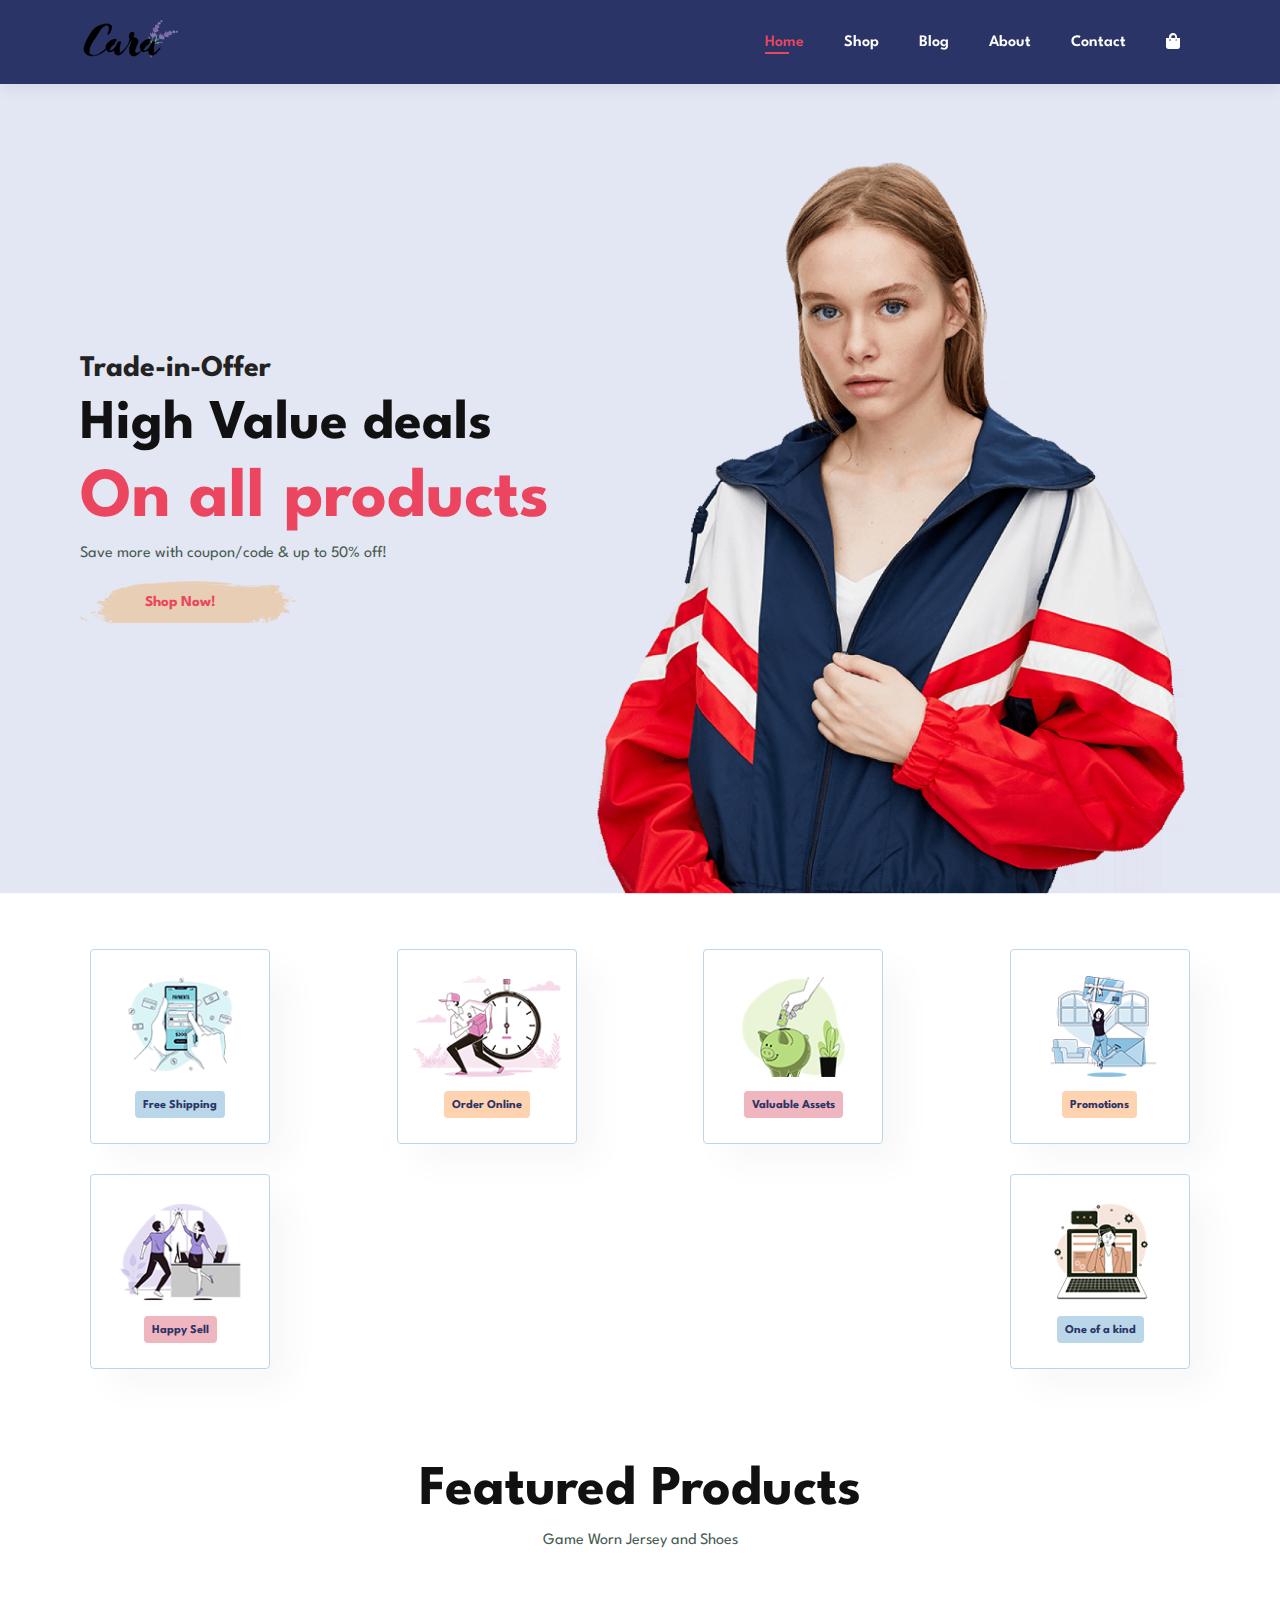
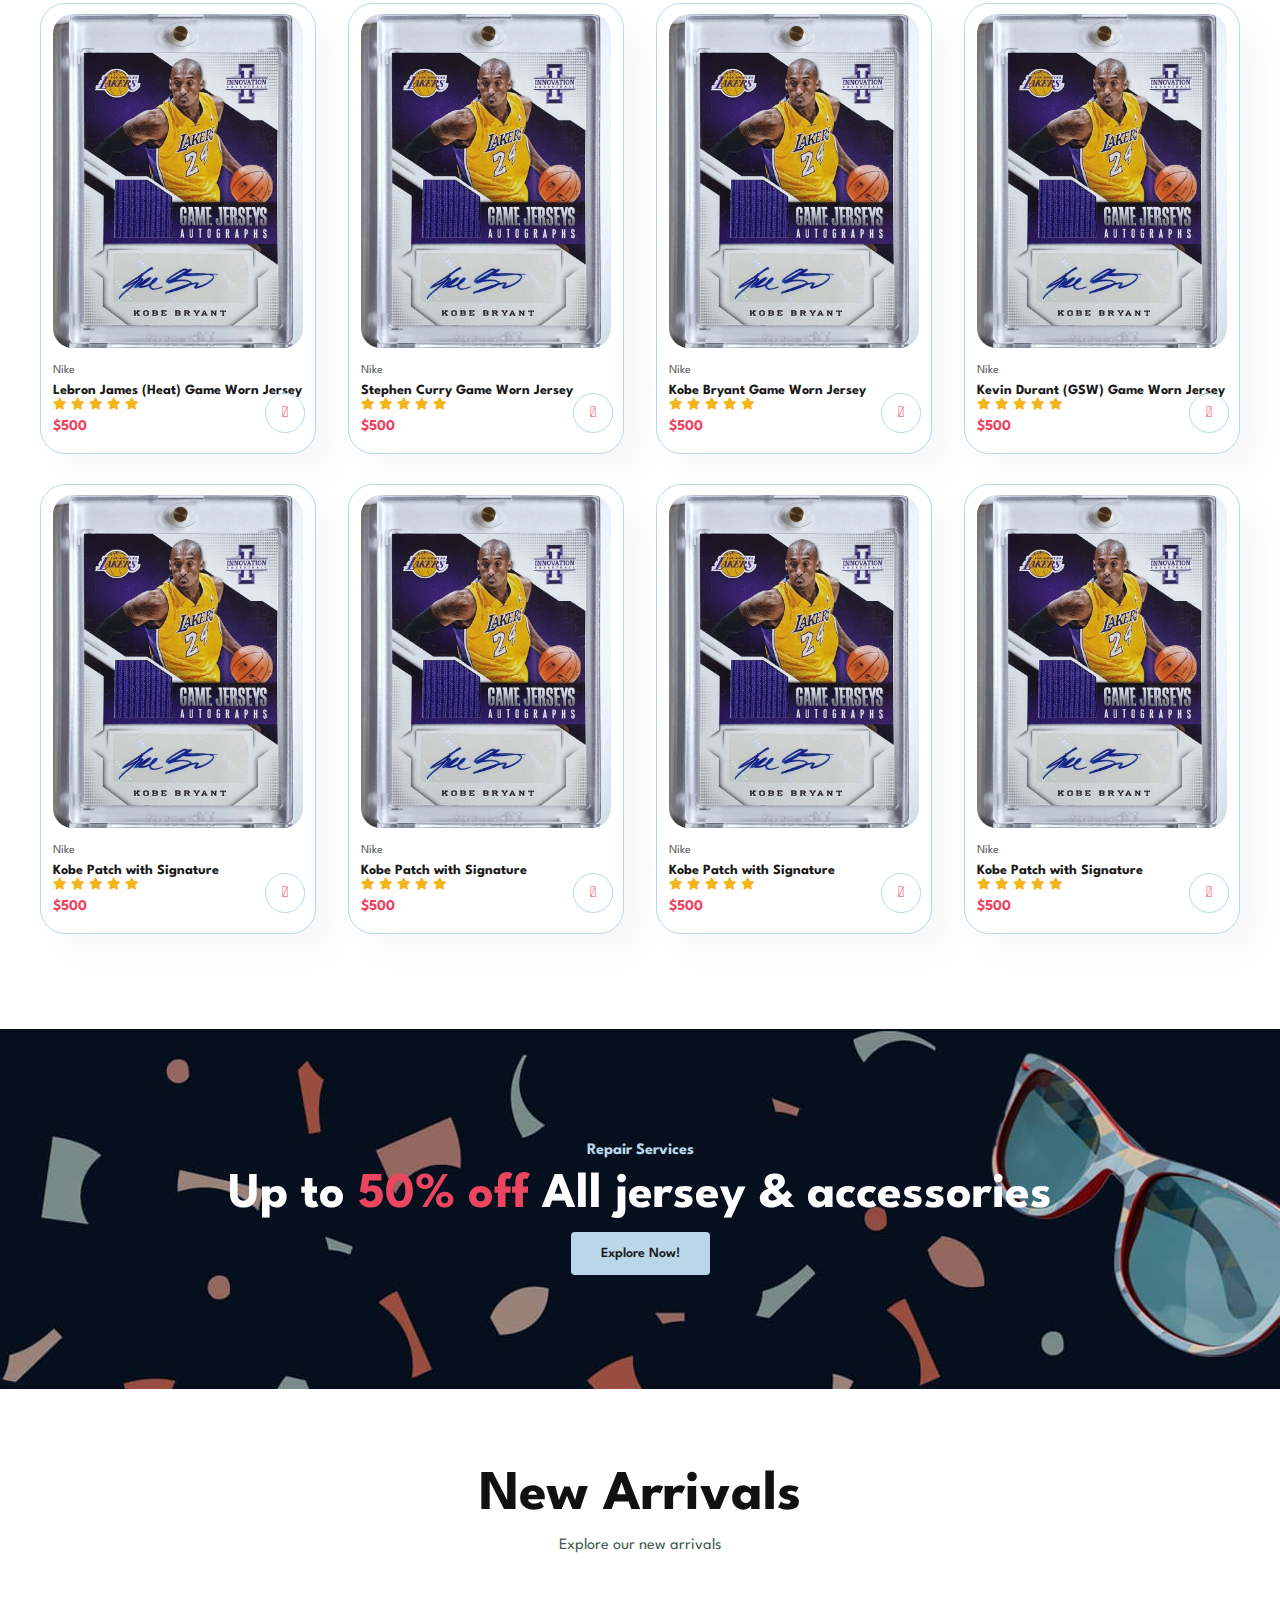
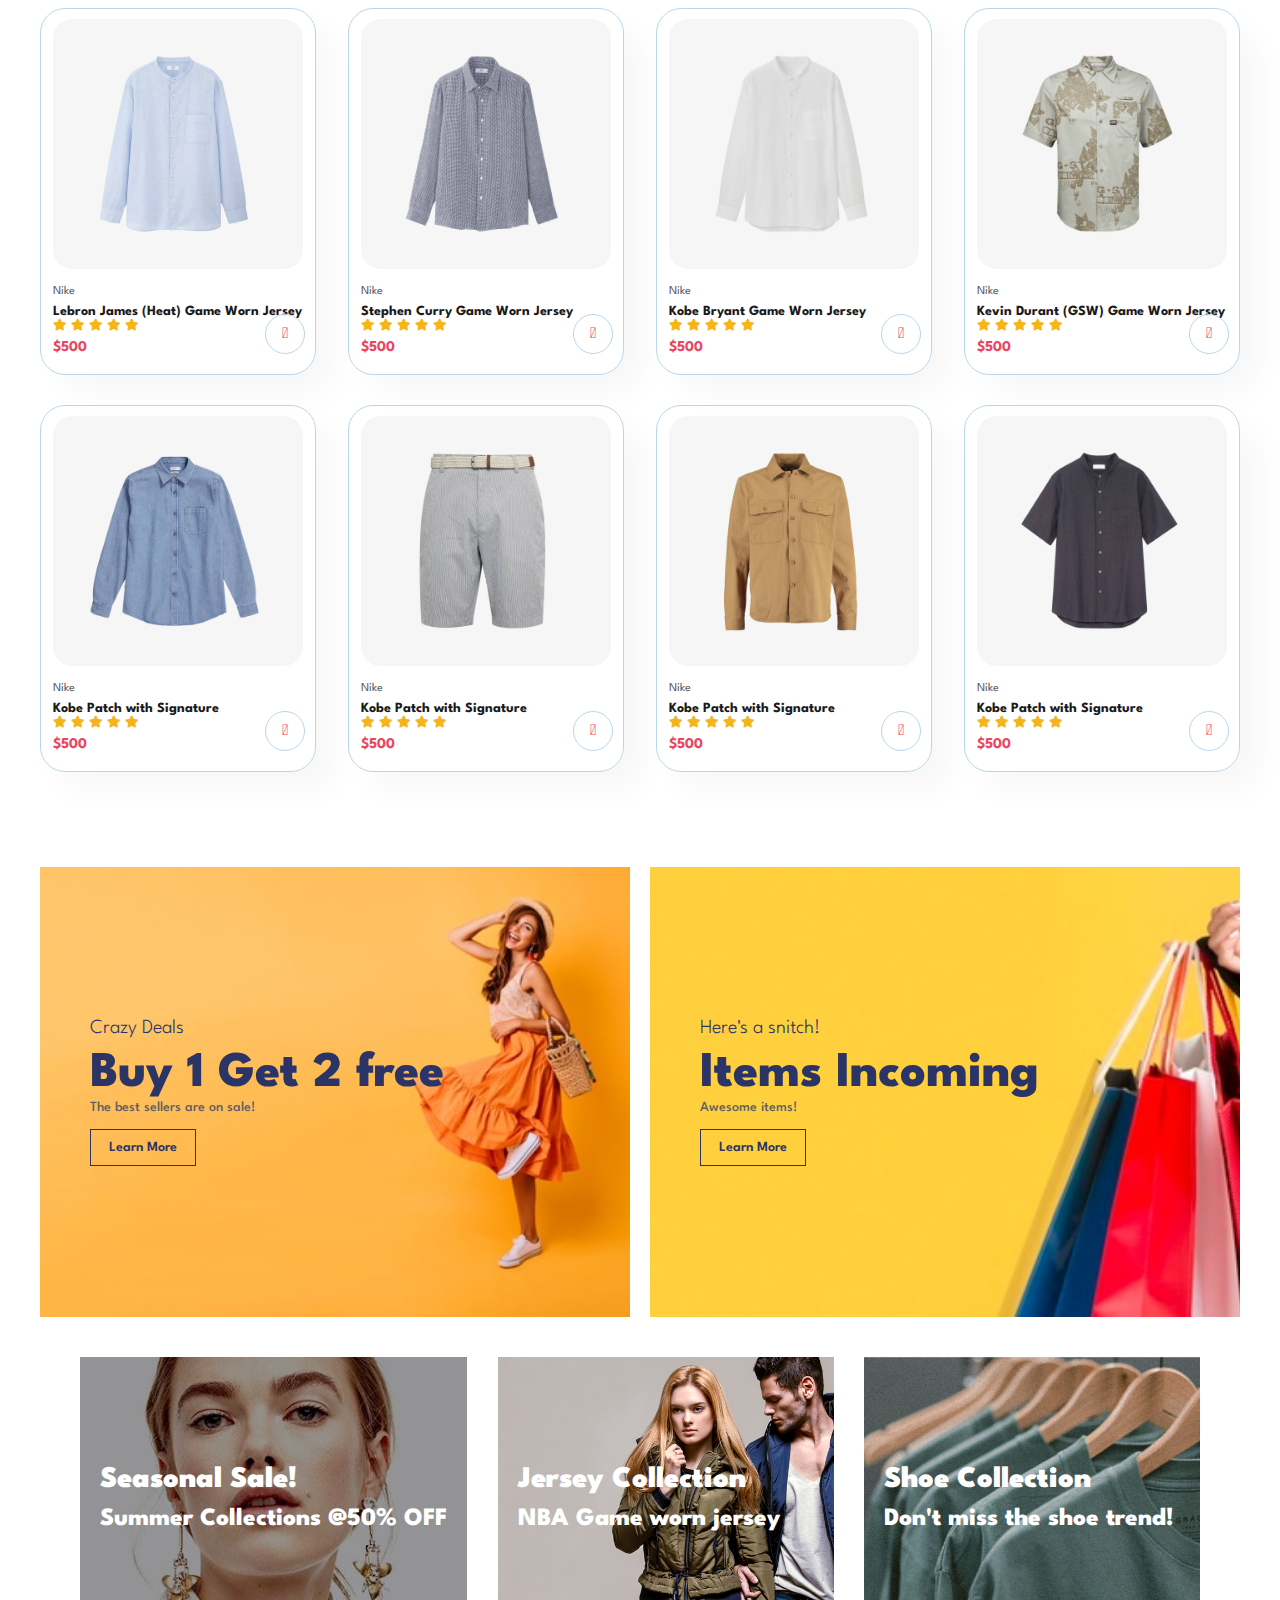
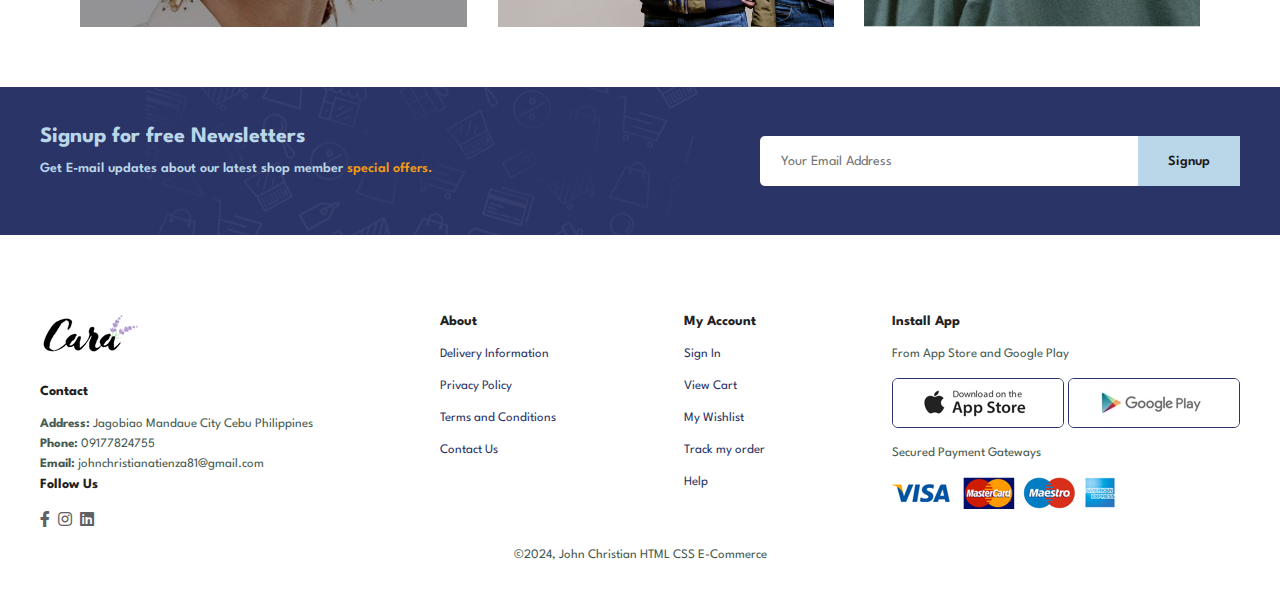
<file: index.html>
<!DOCTYPE html>
<html lang="en">
<head>
  <meta charset="UTF-8">
  <meta name="viewport" content="width=device-width, initial-scale=1.0">
  <link rel="stylesheet" href="styles.css">
  <link rel="stylesheet" href="https://cdnjs.cloudflare.com/ajax/libs/font-awesome/6.7.1/css/all.min.css">
  <link rel="stylesheet" href="https://pro.fontawesome.com/releases/v5.10.0/css/all.css" />
  <title>Blog</title>
</head>
<body>

  <section id="header">
    <a href="#"><img src="images/logo.png" class="logo" alt=""></a>
    <div>
      <ul id="navbar">
        <li><a class="active" href="index.html">Home</a></li>
        <li><a href="shop.html">Shop</a></li>
        <li><a href="blog.html">Blog</a></li>
        <li><a href="about.html">About</a></li>
        <li><a href="contact.html">Contact</a></li>
        <li id="lg-bag"><a href="cart.html"><i class="fa fa-shopping-bag" aria-hidden="true"></i></a></li>
        <a href="#" id="close"><i class="far fa-times"></i></a>
      </ul>
    </div>
      <div id="mobile">
        <a href="cart.html"><i class="fa fa-shopping-bag" aria-hidden="true"></i></a>
        <!-- <i id="bar" class="fa fas-outdent"></i> -->
        <i id="bar" class="fa fa-outdent"></i>
      </div>

  </section>

  <section id="hero">
    <h4>Trade-in-Offer</h4>
    <h2>High Value deals</h2>
    <h1>On all products</h1>
    <p>Save more with coupon/code & up to 50% off!</p>
    <button>Shop Now!</button>
  </section>

  <section id="feature" class="section-p1">
    <div class="fe-box" >
      <img src="images/features/f1.png" alt="">
      <h6>Free Shipping</h6>
    </div>
    <div class="fe-box" >
      <img src="images/features/f2.png" alt="">
      <h6>Order Online</h6>
    </div>
    <div class="fe-box" >
      <img src="images/features/f3.png" alt="">
      <h6>Valuable Assets</h6>
    </div>
    <div class="fe-box" >
      <img src="images/features/f4.png" alt="">
      <h6>Promotions</h6>
    </div>
    <div class="fe-box" >
      <img src="images/features/f5.png" alt="">
      <h6>Happy Sell</h6>
    </div>
    <div class="fe-box" >
      <img src="images/features/f6.png" alt="">
      <h6>One of a kind</h6>
    </div>
  </section>

  <section id="product1" class="section-p1">
    <h2>Featured Products</h2>
    <p>Game Worn Jersey and Shoes</p>
    <div class="pro-container">
      <div class="pro">
          <img src="images/jersey/kobe-patch.webp" alt="">
          <div class="product-description">
           <span>Nike</span>
           <h5>Lebron James (Heat) Game Worn Jersey</h5> 
           <div class="star">
            <i class="fas fa-star"></i>
            <i class="fas fa-star"></i>
            <i class="fas fa-star"></i>
            <i class="fas fa-star"></i>
            <i class="fas fa-star"></i>
           </div>
           <h4>$500</h4>
          </div>
          <a href="#"><i class="fal fa-shopping-cart cart" aria-hidden="true"></i></a>
      </div>
      <div class="pro">
        <img src="images/jersey/kobe-patch.webp" alt="">
        <div class="product-description">
         <span>Nike</span>
         <h5>Stephen Curry Game Worn Jersey</h5> 
         <div class="star">
          <i class="fas fa-star"></i>
          <i class="fas fa-star"></i>
          <i class="fas fa-star"></i>
          <i class="fas fa-star"></i>
          <i class="fas fa-star"></i>
         </div>
         <h4>$500</h4>
        </div>
        <a href="#"><i class="fal fa-shopping-cart cart" aria-hidden="true"></i></a>
     </div>
        <div class="pro">
          <img src="images/jersey/kobe-patch.webp" alt="">
          <div class="product-description">
          <span>Nike</span>
          <h5>Kobe Bryant Game Worn Jersey</h5> 
          <div class="star">
            <i class="fas fa-star"></i>
            <i class="fas fa-star"></i>
            <i class="fas fa-star"></i>
            <i class="fas fa-star"></i>
            <i class="fas fa-star"></i>
          </div>
          <h4>$500</h4>
          </div>
          <a href="#"><i class="fal fa-shopping-cart cart" aria-hidden="true"></i></a>
      </div>
        <div class="pro">
              <img src="images/jersey/kobe-patch.webp" alt="">
              <div class="product-description">
              <span>Nike</span>
              <h5>Kevin Durant (GSW) Game Worn Jersey</h5> 
              <div class="star">
                <i class="fas fa-star"></i>
                <i class="fas fa-star"></i>
                <i class="fas fa-star"></i>
                <i class="fas fa-star"></i>
                <i class="fas fa-star"></i>
              </div>
              <h4>$500</h4>
              </div>
              <a href="#"><i class="fal fa-shopping-cart cart" aria-hidden="true"></i></a>
          </div>
          <div class="pro">
            <img src="images/jersey/kobe-patch.webp" alt="">
            <div class="product-description">
            <span>Nike</span>
            <h5>Kobe Patch with Signature</h5> 
            <div class="star">
              <i class="fas fa-star"></i>
              <i class="fas fa-star"></i>
              <i class="fas fa-star"></i>
              <i class="fas fa-star"></i>
              <i class="fas fa-star"></i>
            </div>
            <h4>$500</h4>
            </div>
            <a href="#"><i class="fal fa-shopping-cart cart" aria-hidden="true"></i></a>
        </div>
            <div class="pro">
              <img src="images/jersey/kobe-patch.webp" alt="">
              <div class="product-description">
              <span>Nike</span>
              <h5>Kobe Patch with Signature</h5> 
              <div class="star">
                <i class="fas fa-star"></i>
                <i class="fas fa-star"></i>
                <i class="fas fa-star"></i>
                <i class="fas fa-star"></i>
                <i class="fas fa-star"></i>
              </div>
              <h4>$500</h4>
              </div>
              <a href="#"><i class="fal fa-shopping-cart cart" aria-hidden="true"></i></a>
          </div>
              <div class="pro">
                <img src="images/jersey/kobe-patch.webp" alt="">
                <div class="product-description">
                <span>Nike</span>
                <h5>Kobe Patch with Signature</h5> 
                <div class="star">
                  <i class="fas fa-star"></i>
                  <i class="fas fa-star"></i>
                  <i class="fas fa-star"></i>
                  <i class="fas fa-star"></i>
                  <i class="fas fa-star"></i>
                </div>
                <h4>$500</h4>
                </div>
                <a href="#"><i class="fal fa-shopping-cart cart" aria-hidden="true"></i></a>
            </div>
                <div class="pro">
                    <img src="images/jersey/kobe-patch.webp" alt="">
                    <div class="product-description">
                    <span>Nike</span>
                    <h5>Kobe Patch with Signature</h5> 
                    <div class="star">
                      <i class="fas fa-star"></i>
                      <i class="fas fa-star"></i>
                      <i class="fas fa-star"></i>
                      <i class="fas fa-star"></i>
                      <i class="fas fa-star"></i>
                    </div>
                    <h4>$500</h4>
                    </div>
                    <a href="#"><i class="fal fa-shopping-cart cart" aria-hidden="true"></i></a>
              </div>
     
    </div>

  </section>

  <section id="banner" class="section-m1">
    <h4>Repair Services</h4>
    <h2>Up to <span>50% off </span>All jersey & accessories</h2>
    <button class="normal">Explore Now!</button>
  </section>
  
  <section id="product1" class="section-p1">
    <h2>New Arrivals</h2>
    <p>Explore our new arrivals</p>
    <div class="pro-container">
      <div class="pro">
          <img src="images/products/n1.jpg" alt="">
          <div class="product-description">
           <span>Nike</span>
           <h5>Lebron James (Heat) Game Worn Jersey</h5> 
           <div class="star">
            <i class="fas fa-star"></i>
            <i class="fas fa-star"></i>
            <i class="fas fa-star"></i>
            <i class="fas fa-star"></i>
            <i class="fas fa-star"></i>
           </div>
           <h4>$500</h4>
          </div>
          <a href="#"><i class="fal fa-shopping-cart cart" aria-hidden="true"></i></a>
      </div>
      <div class="pro">
        <img src="images/products/n2.jpg" alt="">
        <div class="product-description">
         <span>Nike</span>
         <h5>Stephen Curry Game Worn Jersey</h5> 
         <div class="star">
          <i class="fas fa-star"></i>
          <i class="fas fa-star"></i>
          <i class="fas fa-star"></i>
          <i class="fas fa-star"></i>
          <i class="fas fa-star"></i>
         </div>
         <h4>$500</h4>
        </div>
        <a href="#"><i class="fal fa-shopping-cart cart" aria-hidden="true"></i></a>
     </div>
        <div class="pro">
          <img src="images/products/n3.jpg" alt="">
          <div class="product-description">
          <span>Nike</span>
          <h5>Kobe Bryant Game Worn Jersey</h5> 
          <div class="star">
            <i class="fas fa-star"></i>
            <i class="fas fa-star"></i>
            <i class="fas fa-star"></i>
            <i class="fas fa-star"></i>
            <i class="fas fa-star"></i>
          </div>
          <h4>$500</h4>
          </div>
          <a href="#"><i class="fal fa-shopping-cart cart" aria-hidden="true"></i></a>
      </div>
        <div class="pro">
              <img src="images/products/n4.jpg" alt="">
              <div class="product-description">
              <span>Nike</span>
              <h5>Kevin Durant (GSW) Game Worn Jersey</h5> 
              <div class="star">
                <i class="fas fa-star"></i>
                <i class="fas fa-star"></i>
                <i class="fas fa-star"></i>
                <i class="fas fa-star"></i>
                <i class="fas fa-star"></i>
              </div>
              <h4>$500</h4>
              </div>
              <a href="#"><i class="fal fa-shopping-cart cart" aria-hidden="true"></i></a>
          </div>
          <div class="pro">
            <img src="images/products/n5.jpg" alt="">
            <div class="product-description">
            <span>Nike</span>
            <h5>Kobe Patch with Signature</h5> 
            <div class="star">
              <i class="fas fa-star"></i>
              <i class="fas fa-star"></i>
              <i class="fas fa-star"></i>
              <i class="fas fa-star"></i>
              <i class="fas fa-star"></i>
            </div>
            <h4>$500</h4>
            </div>
            <a href="#"><i class="fal fa-shopping-cart cart" aria-hidden="true"></i></a>
        </div>
            <div class="pro">
              <img src="images/products/n6.jpg" alt="">
              <div class="product-description">
              <span>Nike</span>
              <h5>Kobe Patch with Signature</h5> 
              <div class="star">
                <i class="fas fa-star"></i>
                <i class="fas fa-star"></i>
                <i class="fas fa-star"></i>
                <i class="fas fa-star"></i>
                <i class="fas fa-star"></i>
              </div>
              <h4>$500</h4>
              </div>
              <a href="#"><i class="fal fa-shopping-cart cart" aria-hidden="true"></i></a>
          </div>
              <div class="pro">
                <img src="images/products/n7.jpg" alt="">
                <div class="product-description">
                <span>Nike</span>
                <h5>Kobe Patch with Signature</h5> 
                <div class="star">
                  <i class="fas fa-star"></i>
                  <i class="fas fa-star"></i>
                  <i class="fas fa-star"></i>
                  <i class="fas fa-star"></i>
                  <i class="fas fa-star"></i>
                </div>
                <h4>$500</h4>
                </div>
                <a href="#"><i class="fal fa-shopping-cart cart" aria-hidden="true"></i></a>
            </div>
                <div class="pro">
                    <img src="images/products/n8.jpg" alt="">
                    <div class="product-description">
                    <span>Nike</span>
                    <h5>Kobe Patch with Signature</h5> 
                    <div class="star">
                      <i class="fas fa-star"></i>
                      <i class="fas fa-star"></i>
                      <i class="fas fa-star"></i>
                      <i class="fas fa-star"></i>
                      <i class="fas fa-star"></i>
                    </div>
                    <h4>$500</h4>
                    </div>
                    <a href="#"><i class="fal fa-shopping-cart cart" aria-hidden="true"></i></a>
              </div>
     
    </div>

  </section>

  <section id="sm-banner" class="section-p1">
    <div class="banner-box">
      <h4>Crazy Deals</h4>
      <h2>Buy 1 Get 2 free</h2>
      <span>The best sellers are on sale!</span>
      <button class="btn-white">Learn More</button>
    </div>
    <div class="banner-box banner-item-2">
      <h4>Here's a snitch!</h4>
      <h2>Items Incoming</h2>
      <span>Awesome items!</span>
      <button class="btn-white">Learn More</button>
    </div>
  </section>

    <section id="sm-banner-3">
        <div class="banner-box banner-item-2">
          <h2>Seasonal Sale!</h2>
          <h3>Summer Collections @50% OFF</h3>
        </div>
        <div class="banner-box banner-item-3">
          <h2>Jersey Collection</h2>
          <h3>NBA Game worn jersey</h3>
        </div>
        <div class="banner-box banner-item-5">
          <h2>Shoe Collection</h2>
          <h3>Don't miss the shoe trend!</h3>
        </div>
    </section>

  <section id="newsletter" class="section-p1 section-m1">
    <div class="newstext">
      <h4>Signup for free Newsletters</h4>
      <p>Get E-mail updates about our latest shop member <span>special offers.</span></p>
    </div>
    <div class="form">
      <input type="text" placeholder="Your Email Address" class="input">
      <button class="normal-btn">Signup</button>
    </div>

  </section>

  
  
  <footer class="section-p1">
    <div class="col">
      <img class="logo" src="images/logo.png" alt="">
      <h4>Contact</h4>
      <p><strong>Address: </strong>Jagobiao Mandaue City Cebu Philippines</p>
      <p><strong>Phone: </strong>09177824755</p>
      <p><strong>Email: </strong>johnchristianatienza81@gmail.com</p>
      <div class="follow">
        <h4>Follow Us</h4>
        <div class="icon">
          <i class="fab fa-facebook-f"></i>
          <i class="fab fa-instagram"></i>
          <i class="fab fa-linkedin"></i>
        </div>
      </div>
    </div>
    <div class="col">
      <h4>About</h4>
      <a href="#">Delivery Information</a>
      <a href="#">Privacy Policy</a>
      <a href="#">Terms and Conditions</a>
      <a href="#">Contact Us</a>
    </div>

    <div class="col">
      <h4>My Account</h4>
      <a href="#">Sign In</a>
      <a href="#">View Cart</a>
      <a href="#">My Wishlist</a>
      <a href="#">Track my order</a>
      <a href="#">Help</a>
    </div>
    <div class="col install">
        <h4>Install App</h4>
        <p>From App Store and Google Play</p>
        <div class="row">
          <img src="images/pay/app.jpg" alt="">
          <img src="images/pay/play.jpg" alt="">
        </div>
        <p>Secured Payment Gateways</p>
        <img src="images/pay/pay.png" alt="">
    </div>

    <div class="copyright">
      <p>©2024, John Christian HTML CSS E-Commerce</p>
    </div>
  </footer>

  <script src="script.js"></script>
</body>
</html>
</file>
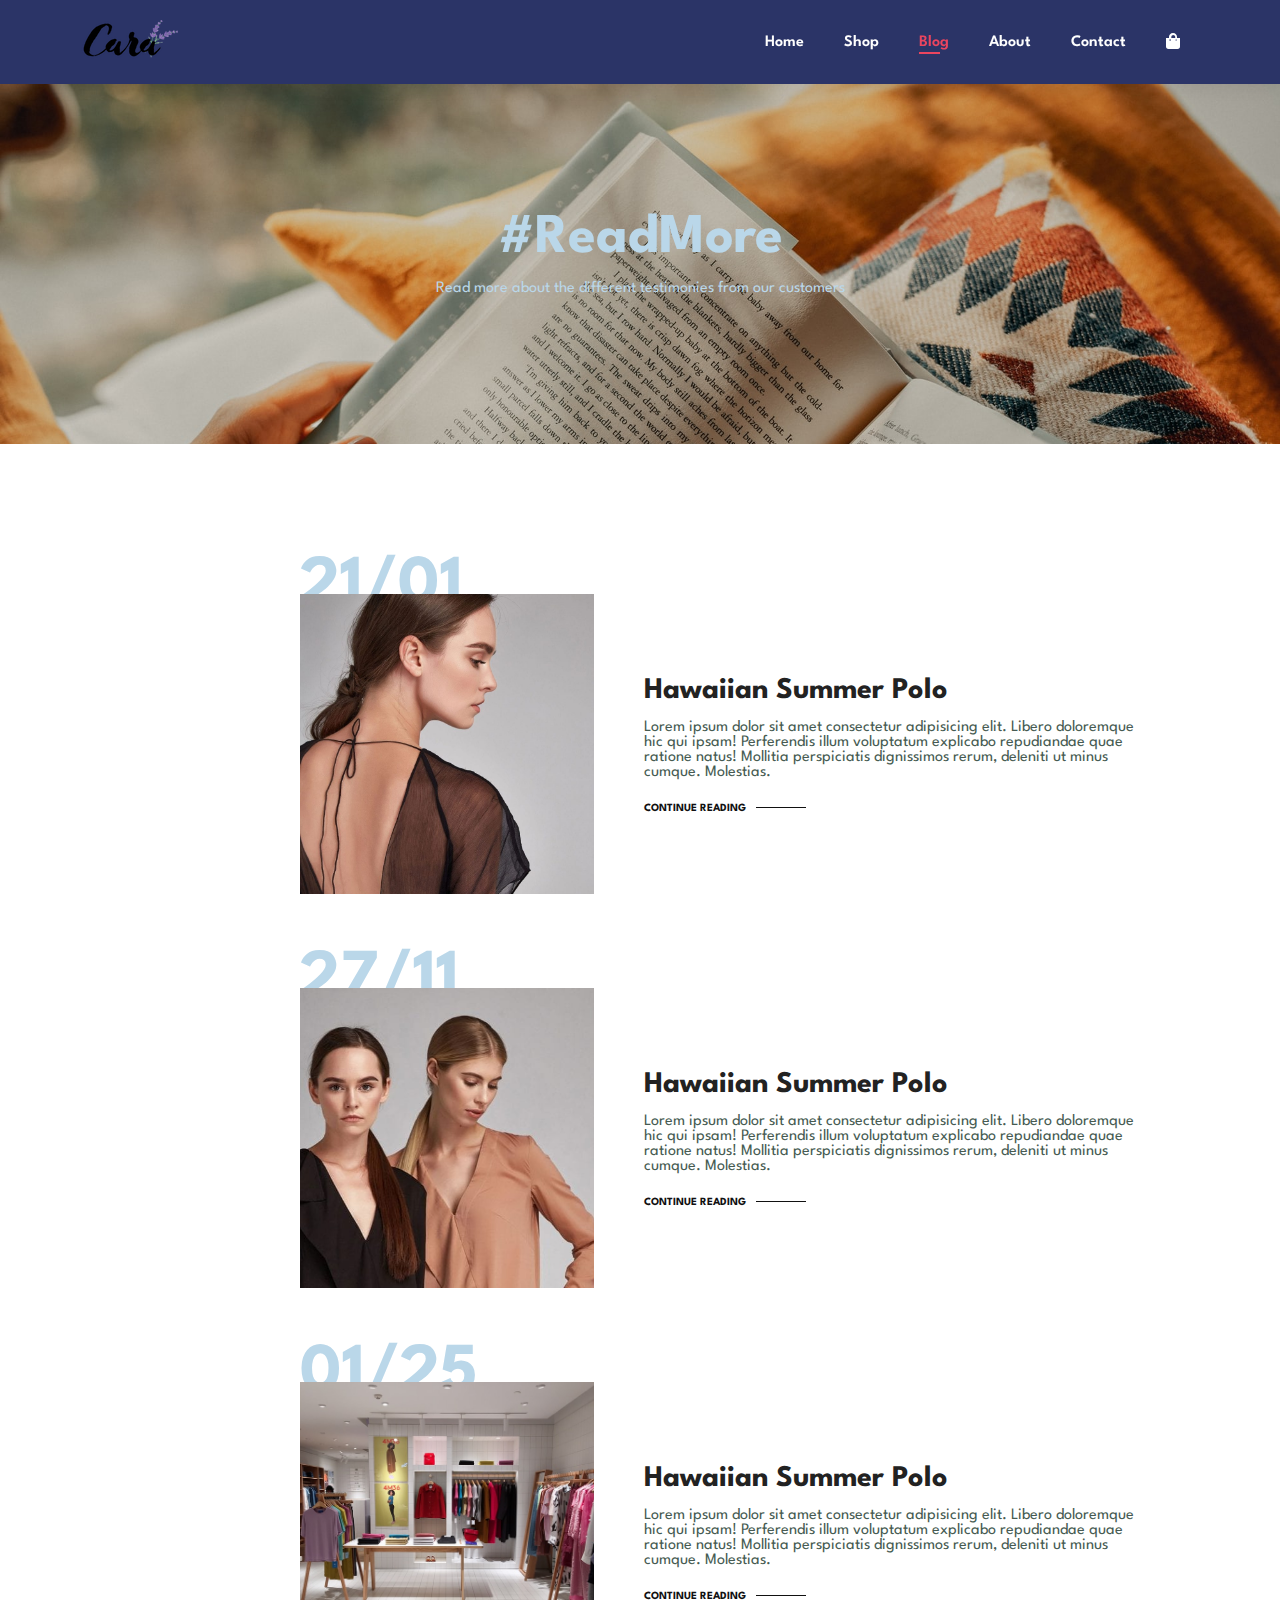
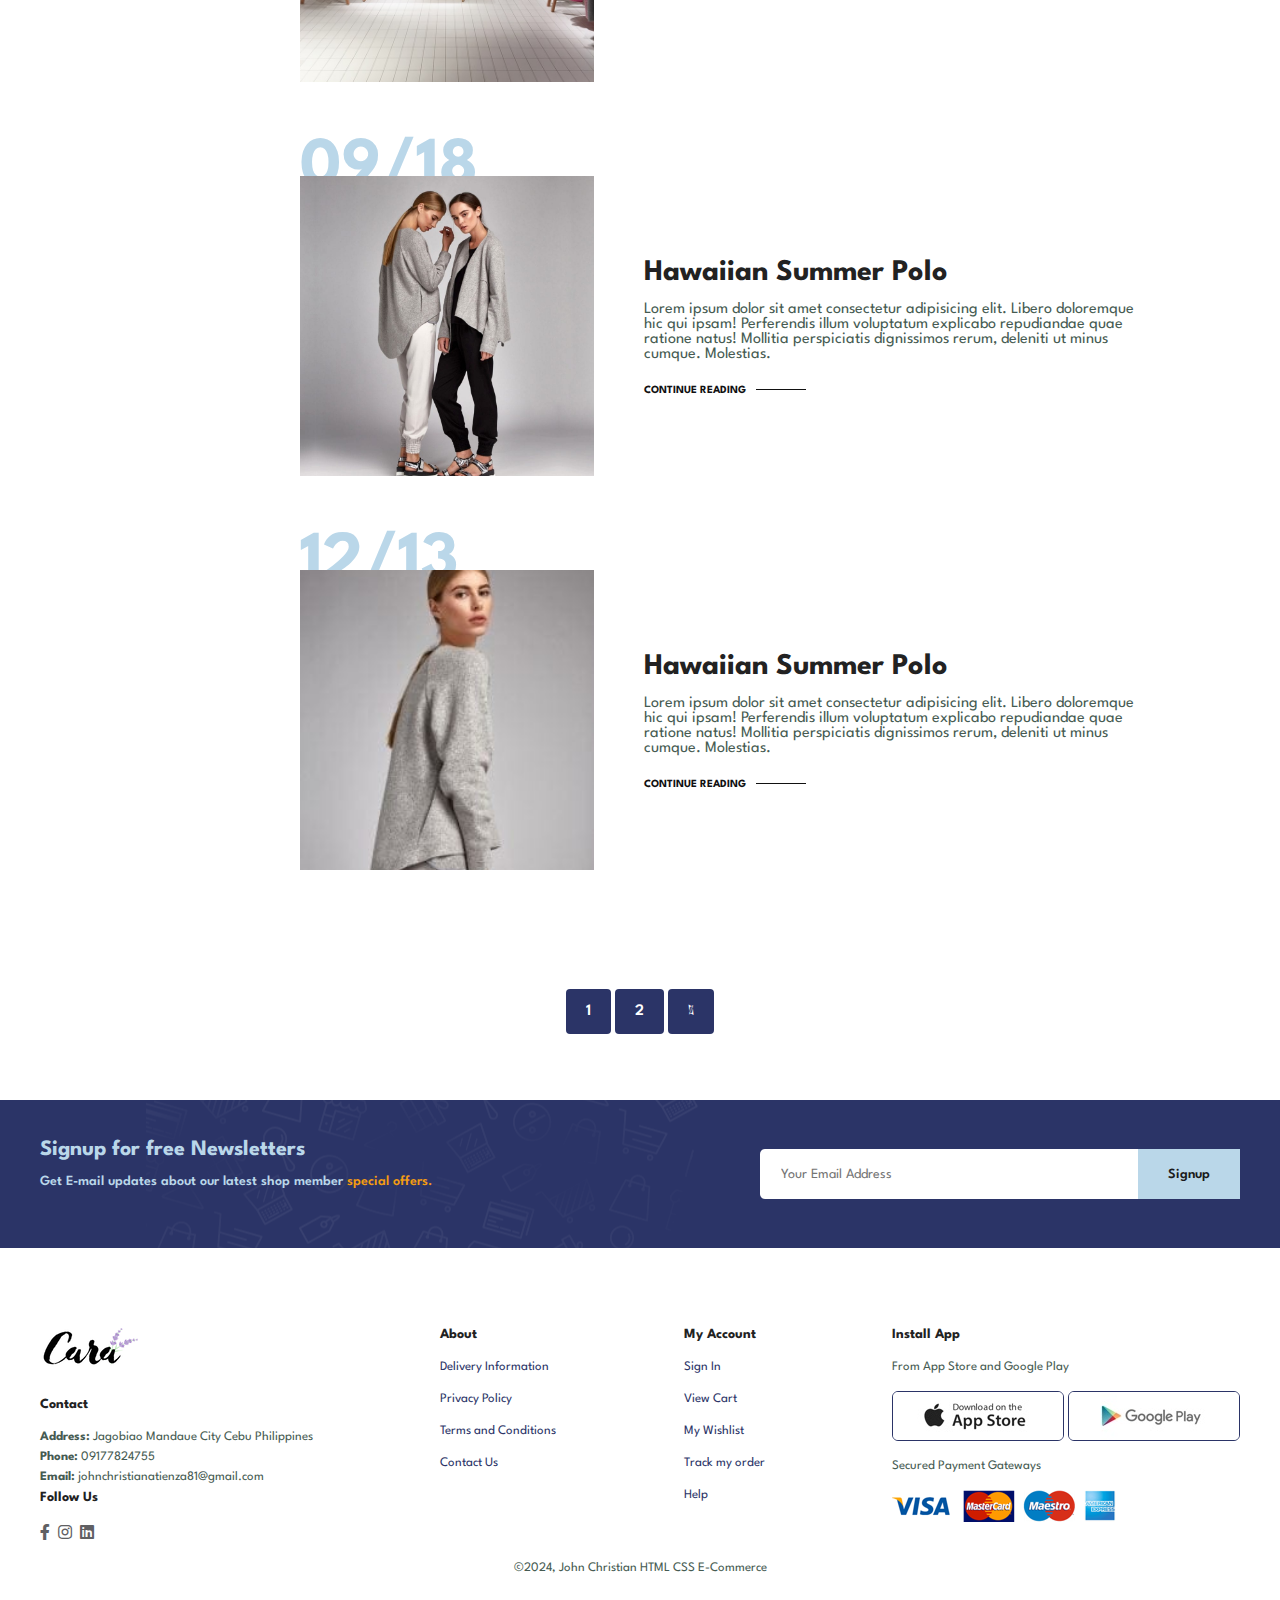
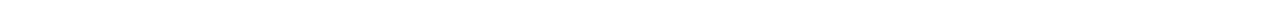
<file: blog.html>
<!DOCTYPE html>
<html lang="en">
<head>
  <meta charset="UTF-8">
  <meta name="viewport" content="width=device-width, initial-scale=1.0">
  <link rel="stylesheet" href="styles.css">
  <link rel="stylesheet" href="https://cdnjs.cloudflare.com/ajax/libs/font-awesome/6.7.1/css/all.min.css">
  <link rel="stylesheet" href="https://pro.fontawesome.com/releases/v5.10.0/css/all.css" />
  <title>Blog</title>
</head>
<body>

  <section id="header">
    <a href="#"><img src="images/logo.png" class="logo" alt=""></a>
    <div>
      <ul id="navbar">
        <li><a href="index.html">Home</a></li>
        <li><a href="shop.html">Shop</a></li>
        <li><a class="active" href="blog.html">Blog</a></li>
        <li><a href="about.html">About</a></li>
        <li><a href="contact.html">Contact</a></li>
        <li id="lg-bag"><a href="cart.html"><i class="fa fa-shopping-bag" aria-hidden="true"></i></a></li>
        <a href="#" id="close"><i class="far fa-times"></i></a>
      </ul>
    </div>
      <div id="mobile">
        <a href="cart.html"><i class="fa fa-shopping-bag" aria-hidden="true"></i></a>
        <!-- <i id="bar" class="fa fas-outdent"></i> -->
        <i id="bar" class="fa fa-outdent"></i>
      </div>

  </section>

  <section id="page-header" class="blog-header">
    <h2>#ReadMore</h2>
    <p>Read more about the different testimonies from our customers</p>
  </section>

  <section id="blog-section">
    <div class="blog-box">
      <div class="blog-img">
        <img src="images/blog/b1.jpg" alt="">
      </div>
      <div class="blog-details">
        <h4>Hawaiian Summer Polo</h4>
        <p>Lorem ipsum dolor sit amet consectetur adipisicing elit. Libero doloremque hic qui ipsam! Perferendis illum voluptatum explicabo repudiandae quae 
          ratione natus! Mollitia perspiciatis dignissimos rerum, deleniti ut minus cumque. Molestias.</p>
          <a href="#">CONTINUE READING</a>
      </div>
      <h1>21/01</h1>
    </div>

    <div class="blog-box">
      <div class="blog-img">
        <img src="images/blog/b2.jpg" alt="">
      </div>
      <div class="blog-details">
        <h4>Hawaiian Summer Polo</h4>
        <p>Lorem ipsum dolor sit amet consectetur adipisicing elit. Libero doloremque hic qui ipsam! Perferendis illum voluptatum explicabo repudiandae quae 
          ratione natus! Mollitia perspiciatis dignissimos rerum, deleniti ut minus cumque. Molestias.</p>
          <a href="#">CONTINUE READING</a>
      </div>
      <h1>27/11</h1>
    </div>

    <div class="blog-box">
      <div class="blog-img">
        <img src="images/blog/b3.jpg" alt="">
      </div>
      <div class="blog-details">
        <h4>Hawaiian Summer Polo</h4>
        <p>Lorem ipsum dolor sit amet consectetur adipisicing elit. Libero doloremque hic qui ipsam! Perferendis illum voluptatum explicabo repudiandae quae 
          ratione natus! Mollitia perspiciatis dignissimos rerum, deleniti ut minus cumque. Molestias.</p>
          <a href="#">CONTINUE READING</a>
      </div>
      <h1>01/25</h1>
    </div>
    
    <div class="blog-box">
      <div class="blog-img">
        <img src="images/blog/b4.jpg" alt="">
      </div>
      <div class="blog-details">
        <h4>Hawaiian Summer Polo</h4>
        <p>Lorem ipsum dolor sit amet consectetur adipisicing elit. Libero doloremque hic qui ipsam! Perferendis illum voluptatum explicabo repudiandae quae 
          ratione natus! Mollitia perspiciatis dignissimos rerum, deleniti ut minus cumque. Molestias.</p>
          <a href="#">CONTINUE READING</a>
      </div>
      <h1>09/18</h1>
    </div>

    <div class="blog-box">
      <div class="blog-img">
        <img src="images/blog/b5.jpg" alt="">
      </div>
      <div class="blog-details">
        <h4>Hawaiian Summer Polo</h4>
        <p>Lorem ipsum dolor sit amet consectetur adipisicing elit. Libero doloremque hic qui ipsam! Perferendis illum voluptatum explicabo repudiandae quae 
          ratione natus! Mollitia perspiciatis dignissimos rerum, deleniti ut minus cumque. Molestias.</p>
          <a href="#">CONTINUE READING</a>
      </div>
      <h1>12/13</h1>
    </div>
  </section>

  <section id="pagination" class="section-p1">
    <a href="#">1</a>
    <a href="#">2</a>
    <a href="#"><i class="fal fa-long-arrow-alt-right"></i></a>

  </section>

  <section id="newsletter" class="section-p1 section-m1">
    <div class="newstext">
      <h4>Signup for free Newsletters</h4>
      <p>Get E-mail updates about our latest shop member <span>special offers.</span></p>
    </div>
    <div class="form">
      <input type="text" placeholder="Your Email Address" class="input">
      <button class="normal-btn">Signup</button>
    </div>

  </section>

  <footer class="section-p1">
    <div class="col">
      <img class="logo" src="images/logo.png" alt="">
      <h4>Contact</h4>
      <p><strong>Address: </strong>Jagobiao Mandaue City Cebu Philippines</p>
      <p><strong>Phone: </strong>09177824755</p>
      <p><strong>Email: </strong>johnchristianatienza81@gmail.com</p>
      <div class="follow">
        <h4>Follow Us</h4>
        <div class="icon">
          <i class="fab fa-facebook-f"></i>
          <i class="fab fa-instagram"></i>
          <i class="fab fa-linkedin"></i>
        </div>
      </div>
    </div>
    <div class="col">
      <h4>About</h4>
      <a href="#">Delivery Information</a>
      <a href="#">Privacy Policy</a>
      <a href="#">Terms and Conditions</a>
      <a href="#">Contact Us</a>
    </div>

    <div class="col">
      <h4>My Account</h4>
      <a href="#">Sign In</a>
      <a href="#">View Cart</a>
      <a href="#">My Wishlist</a>
      <a href="#">Track my order</a>
      <a href="#">Help</a>
    </div>
    <div class="col install">
        <h4>Install App</h4>
        <p>From App Store and Google Play</p>
        <div class="row">
          <img src="images/pay/app.jpg" alt="">
          <img src="images/pay/play.jpg" alt="">
        </div>
        <p>Secured Payment Gateways</p>
        <img src="images/pay/pay.png" alt="">
    </div>

    <div class="copyright">
      <p>©2024, John Christian HTML CSS E-Commerce</p>
    </div>
  </footer>

  <script src="script.js"></script>
</body>
</html>
</file>
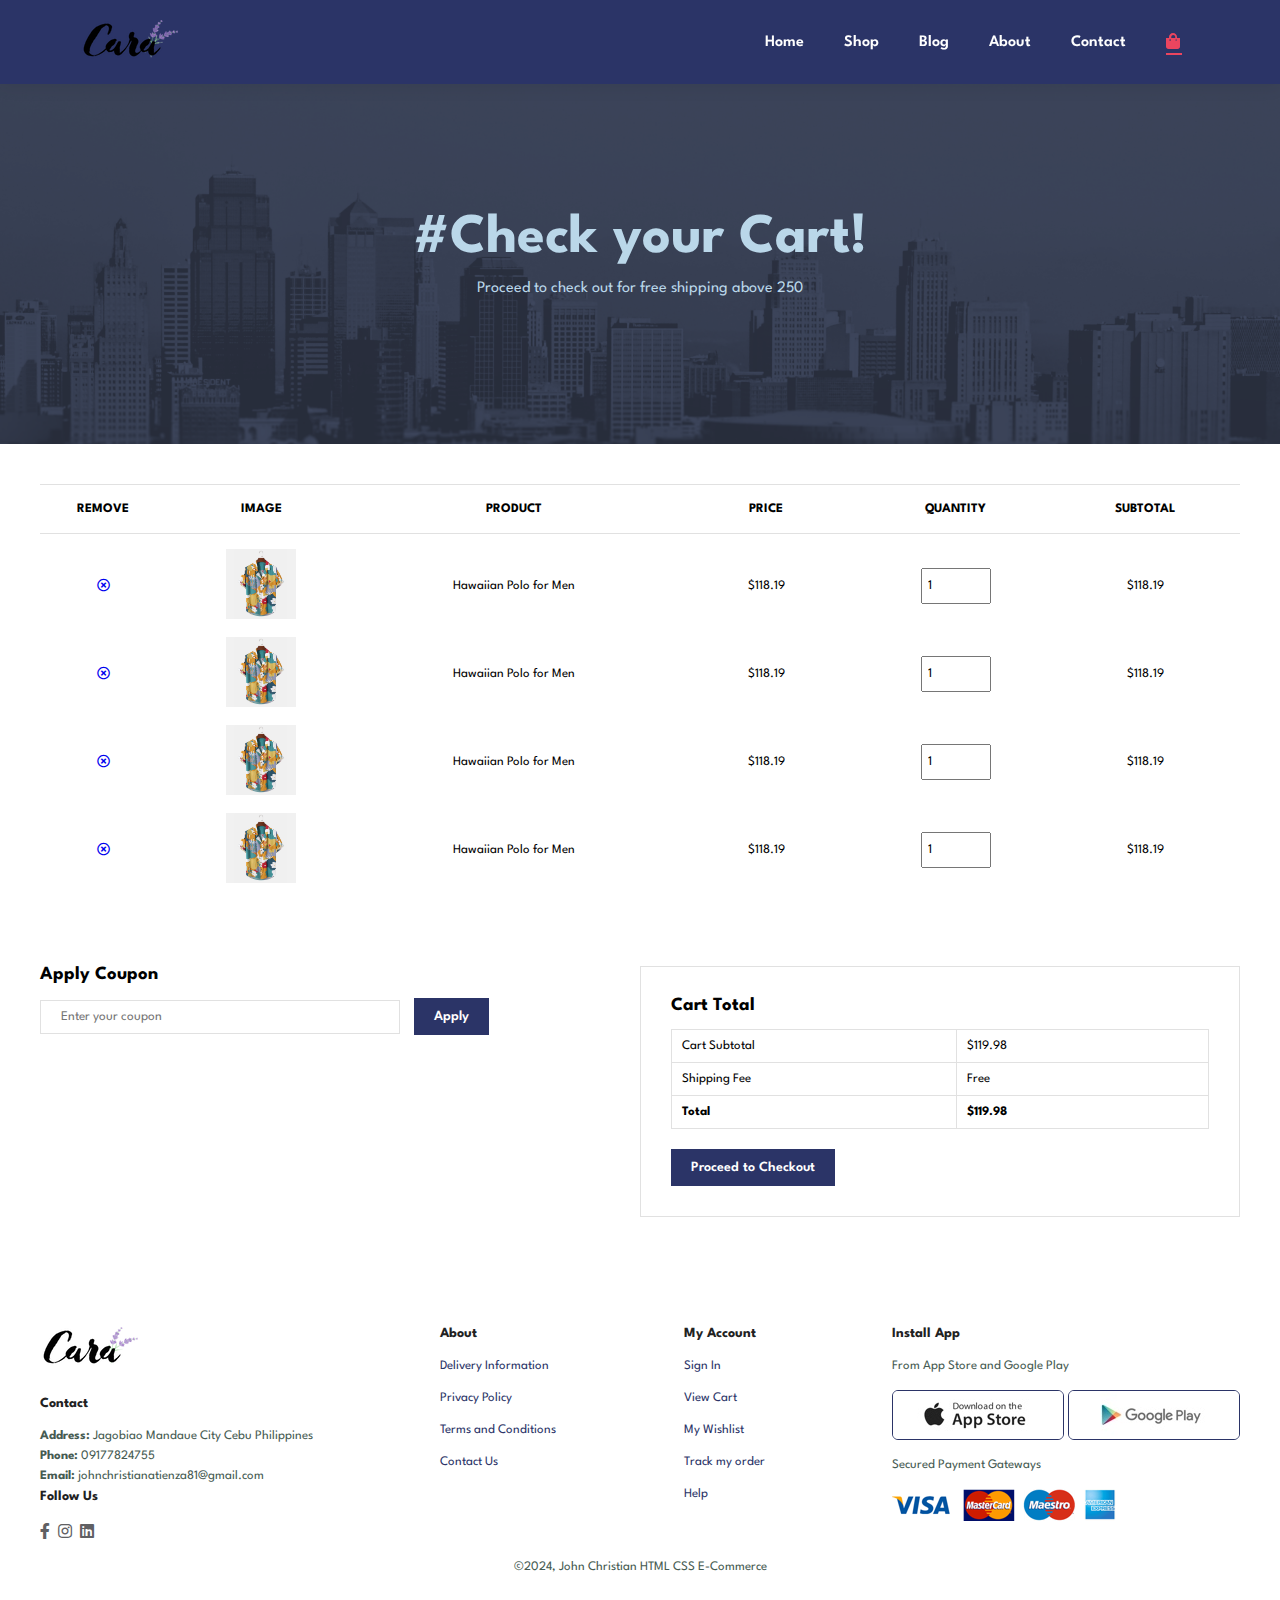
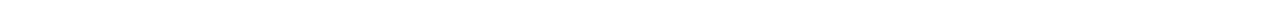
<file: cart.html>
<!DOCTYPE html>
<html lang="en">
<head>
  <meta charset="UTF-8">
  <meta name="viewport" content="width=device-width, initial-scale=1.0">
  <link rel="stylesheet" href="styles.css">
  <link rel="stylesheet" href="https://cdnjs.cloudflare.com/ajax/libs/font-awesome/6.7.1/css/all.min.css">
  <link rel="stylesheet" href="https://pro.fontawesome.com/releases/v5.10.0/css/all.css" />
  <title>Contact Us</title>
</head>
<body>

  <section id="header">
    <a href="#"><img src="images/logo.png" class="logo" alt=""></a>
    <div>
      <ul id="navbar">
        <li><a href="index.html">Home</a></li>
        <li><a href="shop.html">Shop</a></li>
        <li><a href="blog.html">Blog</a></li>
        <li><a href="about.html">About</a></li>
        <li><a href="contact.html">Contact</a></li>
        <li id="lg-bag"><a class="active" href="cart.html"><i class="fa fa-shopping-bag" aria-hidden="true"></i></a></li>
        <a href="#" id="close"><i class="far fa-times"></i></a>
      </ul>
    </div>
      <div id="mobile">
        <a href="cart.html"><i class="fa fa-shopping-bag" aria-hidden="true"></i></a>
        <!-- <i id="bar" class="fa fas-outdent"></i> -->
        <i id="bar" class="fa fa-outdent"></i>
      </div>

  </section>

  <section id="page-header" class="about-header">
    <h2>#Check your Cart!</h2>
    <p>Proceed to check out for free shipping above 250</p>
  </section>
  
  <section id="cart" class="section-p1">
    <table width="100%">
      <thead>
        <tr>
          <td>Remove</td>
          <td>Image</td>
          <td>Product</td>
          <td>Price</td>
          <td>Quantity</td>
          <td>Subtotal</td>
        </tr>
      </thead>
      <tbody>
        <tr>
          <td><a href="#"><i class="far fa-times-circle"></i></a></td>
          <td><img src="images/products/f1.jpg" alt=""></td>
          <td>Hawaiian Polo for Men</td>
          <td>$118.19</td>
          <td><input type="number" value="1"></td>
          <td>$118.19</td>
        </tr>

        <tr>
          <td><a href="#"><i class="far fa-times-circle"></i></a></td>
          <td><img src="images/products/f1.jpg" alt=""></td>
          <td>Hawaiian Polo for Men</td>
          <td>$118.19</td>
          <td><input type="number" value="1"></td>
          <td>$118.19</td>
        </tr>

        <tr>
          <td><a href="#"><i class="far fa-times-circle"></i></a></td>
          <td><img src="images/products/f1.jpg" alt=""></td>
          <td>Hawaiian Polo for Men</td>
          <td>$118.19</td>
          <td><input type="number" value="1"></td>
          <td>$118.19</td>
        </tr>

        <tr>
          <td><a href="#"><i class="far fa-times-circle"></i></a></td>
          <td><img src="images/products/f1.jpg" alt=""></td>
          <td>Hawaiian Polo for Men</td>
          <td>$118.19</td>
          <td><input type="number" value="1"></td>
          <td>$118.19</td>
        </tr>
      </tbody>
    </table>

  </section>

  <section id="cart-add" class="section-p1">
    <div id="coupon">
      <h3>Apply Coupon</h3>
      <div>
        <input type="text" placeholder="Enter your coupon">
        <button class="normal-btn">Apply</button>
      </div>
    </div>

    <div id="subtotal">
      <h3>Cart Total</h3>
      <table>
        <tr>
          <td>Cart Subtotal</td>
          <td>$119.98</td>
        </tr>
        <tr>
          <td>Shipping Fee</td>
          <td>Free</td>
        </tr>
        <tr>
          <td><strong>Total</strong></td>
          <td><strong>$119.98</strong></td>
        </tr>
      </table>
      <button class="normal-btn">Proceed to Checkout</button>
    </div>
  </section>

  <footer class="section-p1">
    <div class="col">
      <img class="logo" src="images/logo.png" alt="">
      <h4>Contact</h4>
      <p><strong>Address: </strong>Jagobiao Mandaue City Cebu Philippines</p>
      <p><strong>Phone: </strong>09177824755</p>
      <p><strong>Email: </strong>johnchristianatienza81@gmail.com</p>
      <div class="follow">
        <h4>Follow Us</h4>
        <div class="icon">
          <i class="fab fa-facebook-f"></i>
          <i class="fab fa-instagram"></i>
          <i class="fab fa-linkedin"></i>
        </div>
      </div>
    </div>
    <div class="col">
      <h4>About</h4>
      <a href="#">Delivery Information</a>
      <a href="#">Privacy Policy</a>
      <a href="#">Terms and Conditions</a>
      <a href="#">Contact Us</a>
    </div>

    <div class="col">
      <h4>My Account</h4>
      <a href="#">Sign In</a>
      <a href="#">View Cart</a>
      <a href="#">My Wishlist</a>
      <a href="#">Track my order</a>
      <a href="#">Help</a>
    </div>
    <div class="col install">
        <h4>Install App</h4>
        <p>From App Store and Google Play</p>
        <div class="row">
          <img src="images/pay/app.jpg" alt="">
          <img src="images/pay/play.jpg" alt="">
        </div>
        <p>Secured Payment Gateways</p>
        <img src="images/pay/pay.png" alt="">
    </div>

    <div class="copyright">
      <p>©2024, John Christian HTML CSS E-Commerce</p>
    </div>
  </footer>

  <script src="script.js"></script>
</body>
</html>
</file>
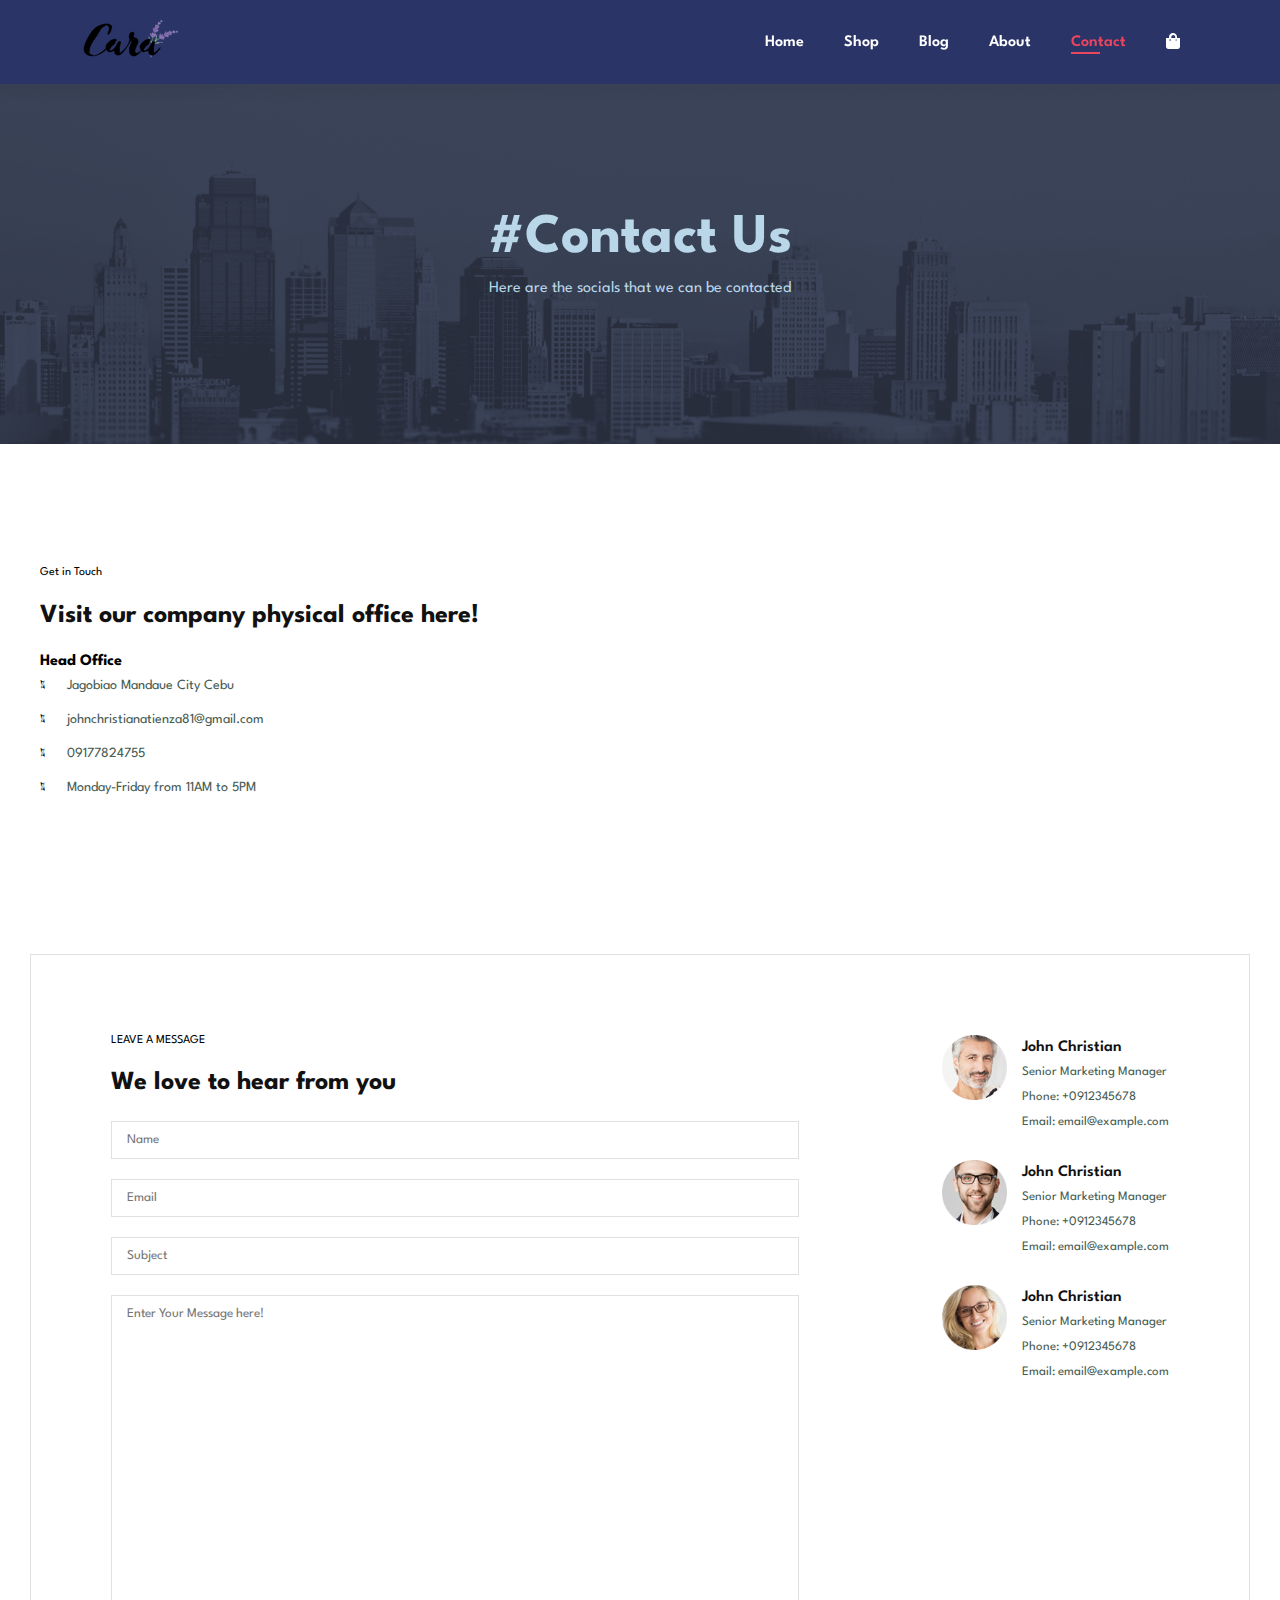
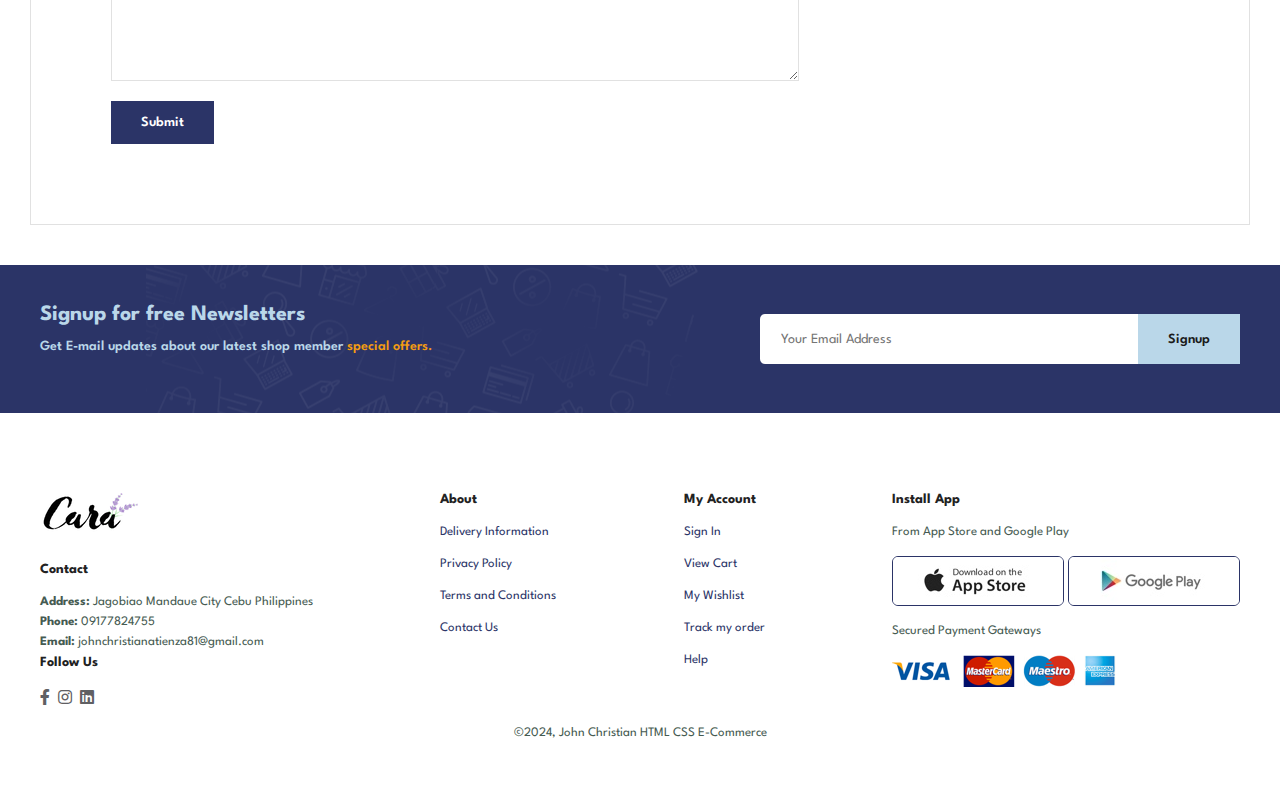
<file: contact.html>
<!DOCTYPE html>
<html lang="en">
<head>
  <meta charset="UTF-8">
  <meta name="viewport" content="width=device-width, initial-scale=1.0">
  <link rel="stylesheet" href="styles.css">
  <link rel="stylesheet" href="https://cdnjs.cloudflare.com/ajax/libs/font-awesome/6.7.1/css/all.min.css">
  <link rel="stylesheet" href="https://pro.fontawesome.com/releases/v5.10.0/css/all.css" />
  <title>Contact Us</title>
</head>
<body>

  <section id="header">
    <a href="#"><img src="images/logo.png" class="logo" alt=""></a>
    <div>
      <ul id="navbar">
        <li><a href="index.html">Home</a></li>
        <li><a href="shop.html">Shop</a></li>
        <li><a href="blog.html">Blog</a></li>
        <li><a href="about.html">About</a></li>
        <li><a class="active" href="contact.html">Contact</a></li>
        <li id="lg-bag"><a href="cart.html"><i class="fa fa-shopping-bag" aria-hidden="true"></i></a></li>
        <a href="#" id="close"><i class="far fa-times"></i></a>
      </ul>
    </div>
      <div id="mobile">
        <a href="cart.html"><i class="fa fa-shopping-bag" aria-hidden="true"></i></a>
        <!-- <i id="bar" class="fa fas-outdent"></i> -->
        <i id="bar" class="fa fa-outdent"></i>
      </div>

  </section>

  <section id="page-header" class="about-header">
    <h2>#Contact Us</h2>
    <p>Here are the socials that we can be contacted</p>
  </section>

  <section id="contact-details" class="section-p1">
        <div class="details">
            <span>Get in Touch</span>
            <h2>Visit our company physical office here!</h2>
            <h3>Head Office</h3>
            <div>
              <li>
                <i class="fal fa-map"></i>
                <p>Jagobiao Mandaue City Cebu</p>
              </li>
              <li>
                <i class="fal fa-envelope"></i>
                <p>johnchristianatienza81@gmail.com</p>
              </li>
              <li>
                <i class="fal fa-phone-alt"></i>
                <p>09177824755</p>
              </li>
              <li>
                <i class="fal fa-clock"></i>
                <p>Monday-Friday from 11AM to 5PM</p>
              </li>
            </div>
        </div>
        <div class="map">
          <iframe src="https://www.google.com/maps/embed?pb=!1m18!1m12!1m3!1d3924.722377998375!2d123.95097757590314!3d10.364068666662604!2m3!1f0!2f0!3f0!3m2!1i1024!2i768!4f13.1!3m3!1m2!1s0x33a9980b47a441cd%3A0x1c7f2abb838eae87!2sDeca%20Homes%20Prime%2C%20Mandaue%20City%2C%20Cebu!5e0!3m2!1sen!2sph!4v1732722311407!5m2!1sen!2sph" 
          width="600" height="450" style="border:0;" allowfullscreen="" loading="lazy" referrerpolicy="no-referrer-when-downgrade"></iframe>
        </div>
  </section>

  <section id="form-details">
          <form action="">
            <span>LEAVE A MESSAGE</span>
            <h2>We love to hear from you</h2>
            <input type="text" placeholder="Name">
            <input type="text" placeholder="Email">
            <input type="text" placeholder="Subject">
            <textarea name="" id="" cols="30" rows="30" placeholder="Enter Your Message here!"></textarea>
            <button class="normal-btn">Submit</button>
          </form>
          <div class="people">
            <div>
              <img src="images/people/1.png" alt="">
              <p><span>John Christian </span>Senior Marketing Manager <br>Phone: +0912345678 <br>Email: email@example.com</p>
            </div>

            <div>
              <img src="images/people/2.png" alt="">
              <p><span>John Christian </span>Senior Marketing Manager <br>Phone: +0912345678 <br>Email: email@example.com</p>
            </div>

            <div>
              <img src="images/people/3.png" alt="">
              <p><span>John Christian </span>Senior Marketing Manager <br>Phone: +0912345678 <br>Email: email@example.com</p>
            </div>
          </div>
      </section>

  <section id="newsletter" class="section-p1 section-m1">
    <div class="newstext">
      <h4>Signup for free Newsletters</h4>
      <p>Get E-mail updates about our latest shop member <span>special offers.</span></p>
    </div>
    <div class="form">
      <input type="text" placeholder="Your Email Address" class="input">
      <button class="normal-btn">Signup</button>
    </div>
  </section>

  <footer class="section-p1">
    <div class="col">
      <img class="logo" src="images/logo.png" alt="">
      <h4>Contact</h4>
      <p><strong>Address: </strong>Jagobiao Mandaue City Cebu Philippines</p>
      <p><strong>Phone: </strong>09177824755</p>
      <p><strong>Email: </strong>johnchristianatienza81@gmail.com</p>
      <div class="follow">
        <h4>Follow Us</h4>
        <div class="icon">
          <i class="fab fa-facebook-f"></i>
          <i class="fab fa-instagram"></i>
          <i class="fab fa-linkedin"></i>
        </div>
      </div>
    </div>
    <div class="col">
      <h4>About</h4>
      <a href="#">Delivery Information</a>
      <a href="#">Privacy Policy</a>
      <a href="#">Terms and Conditions</a>
      <a href="#">Contact Us</a>
    </div>

    <div class="col">
      <h4>My Account</h4>
      <a href="#">Sign In</a>
      <a href="#">View Cart</a>
      <a href="#">My Wishlist</a>
      <a href="#">Track my order</a>
      <a href="#">Help</a>
    </div>
    <div class="col install">
        <h4>Install App</h4>
        <p>From App Store and Google Play</p>
        <div class="row">
          <img src="images/pay/app.jpg" alt="">
          <img src="images/pay/play.jpg" alt="">
        </div>
        <p>Secured Payment Gateways</p>
        <img src="images/pay/pay.png" alt="">
    </div>

    <div class="copyright">
      <p>©2024, John Christian HTML CSS E-Commerce</p>
    </div>
  </footer>

  <script src="script.js"></script>
</body>
</html>
</file>
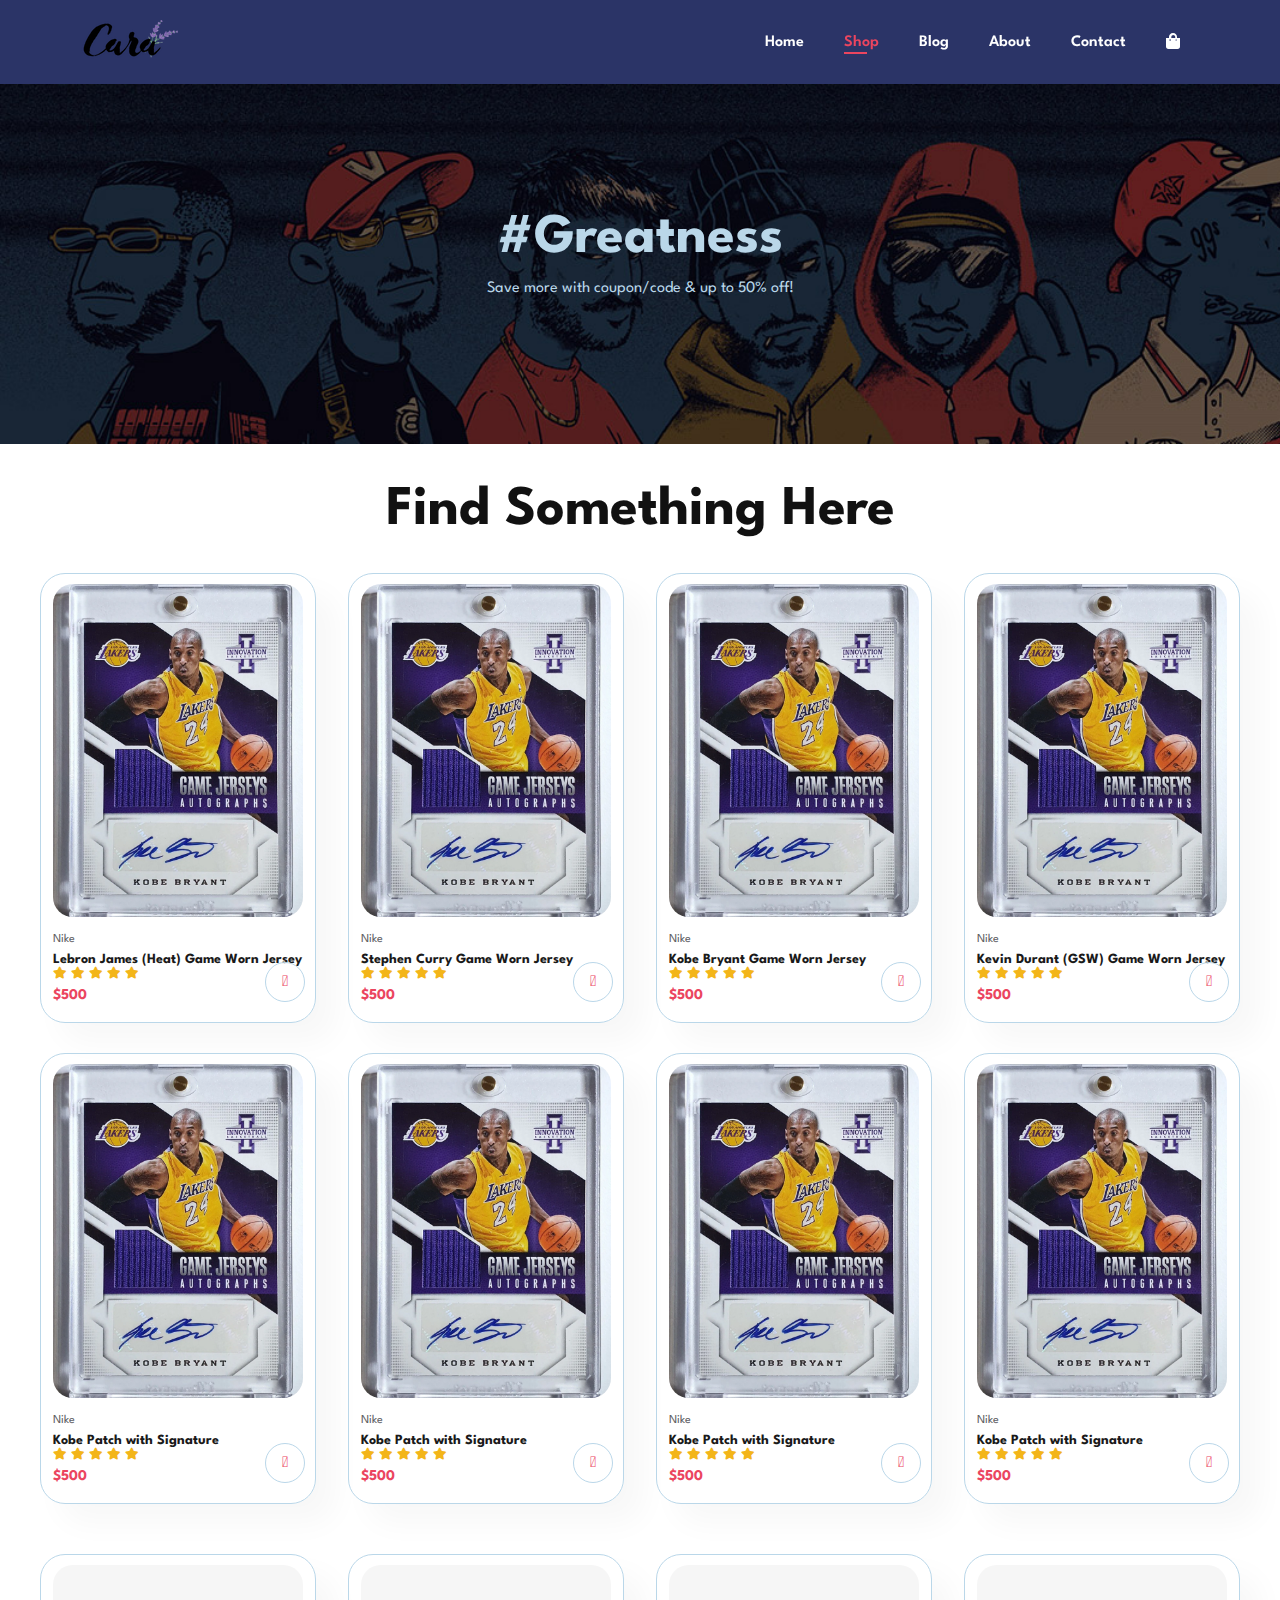
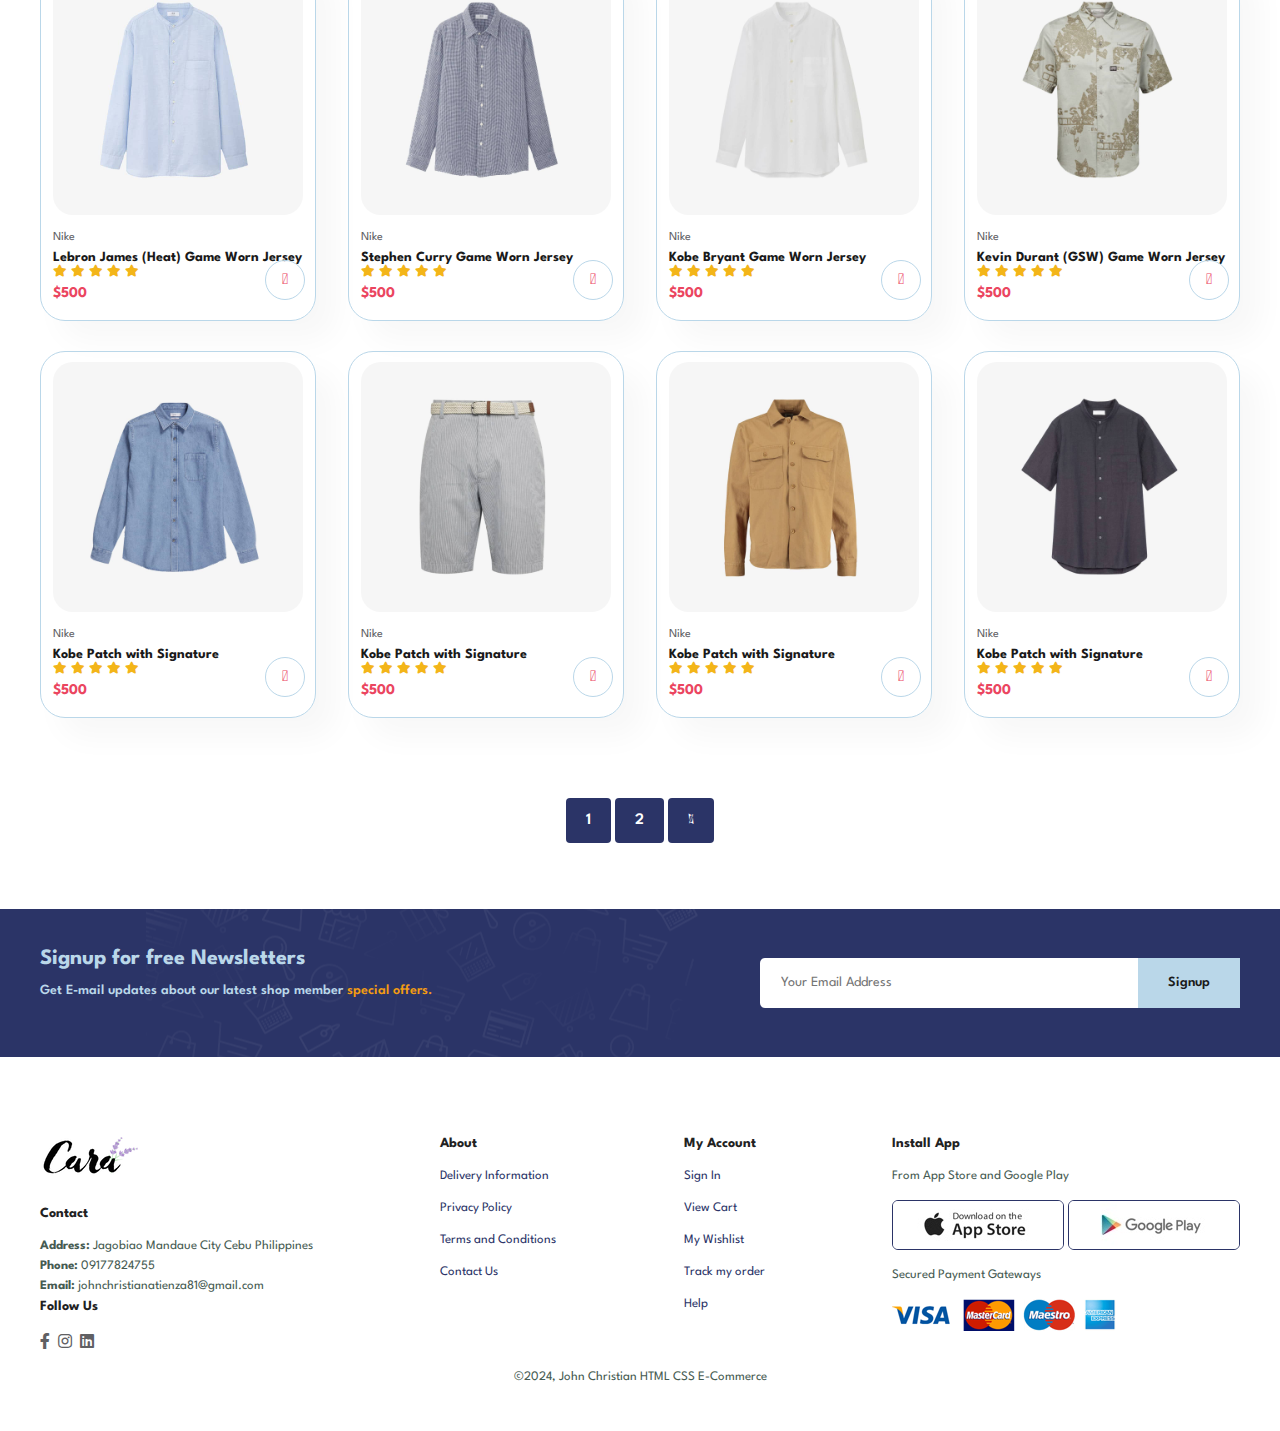
<file: shop.html>
<!DOCTYPE html>
<html lang="en">
<head>
  <meta charset="UTF-8">
  <meta name="viewport" content="width=device-width, initial-scale=1.0">
  <link rel="stylesheet" href="styles.css">
  <link rel="stylesheet" href="https://cdnjs.cloudflare.com/ajax/libs/font-awesome/6.7.1/css/all.min.css">
  <link rel="stylesheet" href="https://pro.fontawesome.com/releases/v5.10.0/css/all.css" />
  <title>Shop</title>
</head>
<body>

  <section id="header">
    <a href="#"><img src="images/logo.png" class="logo" alt=""></a>
    <div>
      <ul id="navbar">
        <li><a href="index.html">Home</a></li>
        <li><a class="active" href="shop.html">Shop</a></li>
        <li><a href="blog.html">Blog</a></li>
        <li><a href="about.html">About</a></li>
        <li><a href="contact.html">Contact</a></li>
        <li id="lg-bag"><a href="cart.html"><i class="fa fa-shopping-bag" aria-hidden="true"></i></a></li>
        <a href="#" id="close"><i class="far fa-times"></i></a>
      </ul>
    </div>
      <div id="mobile">
        <a href="cart.html"><i class="fa fa-shopping-bag" aria-hidden="true"></i></a>
        <!-- <i id="bar" class="fa fas-outdent"></i> -->
        <i id="bar" class="fa fa-outdent"></i>
      </div>

  </section>

  <section id="page-header">
    <h2>#Greatness</h2>
    <p>Save more with coupon/code & up to 50% off!</p>
  </section>

  <section id="product1" class="section-p1">
    <h2>Find Something Here</h2>
    <div class="pro-container">
      <div class="pro" onclick="window.location.href='viewproduct.html';">
          <img src="images/jersey/kobe-patch.webp" alt="">
          <div class="product-description">
           <span>Nike</span>
           <h5>Lebron James (Heat) Game Worn Jersey</h5> 
           <div class="star">
            <i class="fas fa-star"></i>
            <i class="fas fa-star"></i>
            <i class="fas fa-star"></i>
            <i class="fas fa-star"></i>
            <i class="fas fa-star"></i>
           </div>
           <h4>$500</h4>
          </div>
          <a href="#"><i class="fal fa-shopping-cart cart" aria-hidden="true"></i></a>
      </div>
      <div class="pro">
        <img src="images/jersey/kobe-patch.webp" alt="">
        <div class="product-description">
         <span>Nike</span>
         <h5>Stephen Curry Game Worn Jersey</h5> 
         <div class="star">
          <i class="fas fa-star"></i>
          <i class="fas fa-star"></i>
          <i class="fas fa-star"></i>
          <i class="fas fa-star"></i>
          <i class="fas fa-star"></i>
         </div>
         <h4>$500</h4>
        </div>
        <a href="#"><i class="fal fa-shopping-cart cart" aria-hidden="true"></i></a>
     </div>
        <div class="pro">
          <img src="images/jersey/kobe-patch.webp" alt="">
          <div class="product-description">
          <span>Nike</span>
          <h5>Kobe Bryant Game Worn Jersey</h5> 
          <div class="star">
            <i class="fas fa-star"></i>
            <i class="fas fa-star"></i>
            <i class="fas fa-star"></i>
            <i class="fas fa-star"></i>
            <i class="fas fa-star"></i>
          </div>
          <h4>$500</h4>
          </div>
          <a href="#"><i class="fal fa-shopping-cart cart" aria-hidden="true"></i></a>
      </div>
        <div class="pro">
              <img src="images/jersey/kobe-patch.webp" alt="">
              <div class="product-description">
              <span>Nike</span>
              <h5>Kevin Durant (GSW) Game Worn Jersey</h5> 
              <div class="star">
                <i class="fas fa-star"></i>
                <i class="fas fa-star"></i>
                <i class="fas fa-star"></i>
                <i class="fas fa-star"></i>
                <i class="fas fa-star"></i>
              </div>
              <h4>$500</h4>
              </div>
              <a href="#"><i class="fal fa-shopping-cart cart" aria-hidden="true"></i></a>
          </div>
          <div class="pro">
            <img src="images/jersey/kobe-patch.webp" alt="">
            <div class="product-description">
            <span>Nike</span>
            <h5>Kobe Patch with Signature</h5> 
            <div class="star">
              <i class="fas fa-star"></i>
              <i class="fas fa-star"></i>
              <i class="fas fa-star"></i>
              <i class="fas fa-star"></i>
              <i class="fas fa-star"></i>
            </div>
            <h4>$500</h4>
            </div>
            <a href="#"><i class="fal fa-shopping-cart cart" aria-hidden="true"></i></a>
        </div>
            <div class="pro">
              <img src="images/jersey/kobe-patch.webp" alt="">
              <div class="product-description">
              <span>Nike</span>
              <h5>Kobe Patch with Signature</h5> 
              <div class="star">
                <i class="fas fa-star"></i>
                <i class="fas fa-star"></i>
                <i class="fas fa-star"></i>
                <i class="fas fa-star"></i>
                <i class="fas fa-star"></i>
              </div>
              <h4>$500</h4>
              </div>
              <a href="#"><i class="fal fa-shopping-cart cart" aria-hidden="true"></i></a>
          </div>
              <div class="pro">
                <img src="images/jersey/kobe-patch.webp" alt="">
                <div class="product-description">
                <span>Nike</span>
                <h5>Kobe Patch with Signature</h5> 
                <div class="star">
                  <i class="fas fa-star"></i>
                  <i class="fas fa-star"></i>
                  <i class="fas fa-star"></i>
                  <i class="fas fa-star"></i>
                  <i class="fas fa-star"></i>
                </div>
                <h4>$500</h4>
                </div>
                <a href="#"><i class="fal fa-shopping-cart cart" aria-hidden="true"></i></a>
            </div>
                <div class="pro">
                    <img src="images/jersey/kobe-patch.webp" alt="">
                    <div class="product-description">
                    <span>Nike</span>
                    <h5>Kobe Patch with Signature</h5> 
                    <div class="star">
                      <i class="fas fa-star"></i>
                      <i class="fas fa-star"></i>
                      <i class="fas fa-star"></i>
                      <i class="fas fa-star"></i>
                      <i class="fas fa-star"></i>
                    </div>
                    <h4>$500</h4>
                    </div>
                    <a href="#"><i class="fal fa-shopping-cart cart" aria-hidden="true"></i></a>
              </div>
     
                  <div div class="pro-container">
                        <div class="pro">
                            <img src="images/products/n1.jpg" alt="">
                            <div class="product-description">
                            <span>Nike</span>
                            <h5>Lebron James (Heat) Game Worn Jersey</h5> 
                            <div class="star">
                              <i class="fas fa-star"></i>
                              <i class="fas fa-star"></i>
                              <i class="fas fa-star"></i>
                              <i class="fas fa-star"></i>
                              <i class="fas fa-star"></i>
                            </div>
                            <h4>$500</h4>
                            </div>
                            <a href="#"><i class="fal fa-shopping-cart cart" aria-hidden="true"></i></a>
                        </div>
                        <div class="pro">
                          <img src="images/products/n2.jpg" alt="">
                          <div class="product-description">
                          <span>Nike</span>
                          <h5>Stephen Curry Game Worn Jersey</h5> 
                          <div class="star">
                            <i class="fas fa-star"></i>
                            <i class="fas fa-star"></i>
                            <i class="fas fa-star"></i>
                            <i class="fas fa-star"></i>
                            <i class="fas fa-star"></i>
                          </div>
                          <h4>$500</h4>
                          </div>
                          <a href="#"><i class="fal fa-shopping-cart cart" aria-hidden="true"></i></a>
                      </div>
                          <div class="pro">
                            <img src="images/products/n3.jpg" alt="">
                            <div class="product-description">
                            <span>Nike</span>
                            <h5>Kobe Bryant Game Worn Jersey</h5> 
                            <div class="star">
                              <i class="fas fa-star"></i>
                              <i class="fas fa-star"></i>
                              <i class="fas fa-star"></i>
                              <i class="fas fa-star"></i>
                              <i class="fas fa-star"></i>
                            </div>
                            <h4>$500</h4>
                            </div>
                            <a href="#"><i class="fal fa-shopping-cart cart" aria-hidden="true"></i></a>
                        </div>
                          <div class="pro">
                                <img src="images/products/n4.jpg" alt="">
                                <div class="product-description">
                                <span>Nike</span>
                                <h5>Kevin Durant (GSW) Game Worn Jersey</h5> 
                                <div class="star">
                                  <i class="fas fa-star"></i>
                                  <i class="fas fa-star"></i>
                                  <i class="fas fa-star"></i>
                                  <i class="fas fa-star"></i>
                                  <i class="fas fa-star"></i>
                                </div>
                                <h4>$500</h4>
                                </div>
                                <a href="#"><i class="fal fa-shopping-cart cart" aria-hidden="true"></i></a>
                            </div>
                            <div class="pro">
                              <img src="images/products/n5.jpg" alt="">
                              <div class="product-description">
                              <span>Nike</span>
                              <h5>Kobe Patch with Signature</h5> 
                              <div class="star">
                                <i class="fas fa-star"></i>
                                <i class="fas fa-star"></i>
                                <i class="fas fa-star"></i>
                                <i class="fas fa-star"></i>
                                <i class="fas fa-star"></i>
                              </div>
                              <h4>$500</h4>
                              </div>
                              <a href="#"><i class="fal fa-shopping-cart cart" aria-hidden="true"></i></a>
                          </div>
                              <div class="pro">
                                <img src="images/products/n6.jpg" alt="">
                                <div class="product-description">
                                <span>Nike</span>
                                <h5>Kobe Patch with Signature</h5> 
                                <div class="star">
                                  <i class="fas fa-star"></i>
                                  <i class="fas fa-star"></i>
                                  <i class="fas fa-star"></i>
                                  <i class="fas fa-star"></i>
                                  <i class="fas fa-star"></i>
                                </div>
                                <h4>$500</h4>
                                </div>
                                <a href="#"><i class="fal fa-shopping-cart cart" aria-hidden="true"></i></a>
                            </div>
                                <div class="pro">
                                  <img src="images/products/n7.jpg" alt="">
                                  <div class="product-description">
                                  <span>Nike</span>
                                  <h5>Kobe Patch with Signature</h5> 
                                  <div class="star">
                                    <i class="fas fa-star"></i>
                                    <i class="fas fa-star"></i>
                                    <i class="fas fa-star"></i>
                                    <i class="fas fa-star"></i>
                                    <i class="fas fa-star"></i>
                                  </div>
                                  <h4>$500</h4>
                                  </div>
                                  <a href="#"><i class="fal fa-shopping-cart cart" aria-hidden="true"></i></a>
                              </div>
                                  <div class="pro">
                                      <img src="images/products/n8.jpg" alt="">
                                      <div class="product-description">
                                      <span>Nike</span>
                                      <h5>Kobe Patch with Signature</h5> 
                                      <div class="star">
                                        <i class="fas fa-star"></i>
                                        <i class="fas fa-star"></i>
                                        <i class="fas fa-star"></i>
                                        <i class="fas fa-star"></i>
                                        <i class="fas fa-star"></i>
                                      </div>
                                      <h4>$500</h4>
                                      </div>
                                      <a href="#"><i class="fal fa-shopping-cart cart" aria-hidden="true"></i></a>
                                </div>
                      
                  </div>

  </section>

  <section id="pagination" class="section-p1">
    <a href="#">1</a>
    <a href="#">2</a>
    <a href="#"><i class="fal fa-long-arrow-alt-right"></i></a>

  </section>

  <section id="newsletter" class="section-p1 section-m1">
    <div class="newstext">
      <h4>Signup for free Newsletters</h4>
      <p>Get E-mail updates about our latest shop member <span>special offers.</span></p>
    </div>
    <div class="form">
      <input type="text" placeholder="Your Email Address" class="input">
      <button class="normal-btn">Signup</button>
    </div>

  </section>

  
  
  <footer class="section-p1">
    <div class="col">
      <img class="logo" src="images/logo.png" alt="">
      <h4>Contact</h4>
      <p><strong>Address: </strong>Jagobiao Mandaue City Cebu Philippines</p>
      <p><strong>Phone: </strong>09177824755</p>
      <p><strong>Email: </strong>johnchristianatienza81@gmail.com</p>
      <div class="follow">
        <h4>Follow Us</h4>
        <div class="icon">
          <i class="fab fa-facebook-f"></i>
          <i class="fab fa-instagram"></i>
          <i class="fab fa-linkedin"></i>
        </div>
      </div>
    </div>
    <div class="col">
      <h4>About</h4>
      <a href="#">Delivery Information</a>
      <a href="#">Privacy Policy</a>
      <a href="#">Terms and Conditions</a>
      <a href="#">Contact Us</a>
    </div>

    <div class="col">
      <h4>My Account</h4>
      <a href="#">Sign In</a>
      <a href="#">View Cart</a>
      <a href="#">My Wishlist</a>
      <a href="#">Track my order</a>
      <a href="#">Help</a>
    </div>
    <div class="col install">
        <h4>Install App</h4>
        <p>From App Store and Google Play</p>
        <div class="row">
          <img src="images/pay/app.jpg" alt="">
          <img src="images/pay/play.jpg" alt="">
        </div>
        <p>Secured Payment Gateways</p>
        <img src="images/pay/pay.png" alt="">
    </div>

    <div class="copyright">
      <p>©2024, John Christian HTML CSS E-Commerce</p>
    </div>
  </footer>

  <script src="script.js"></script>
</body>
</html>
</file>
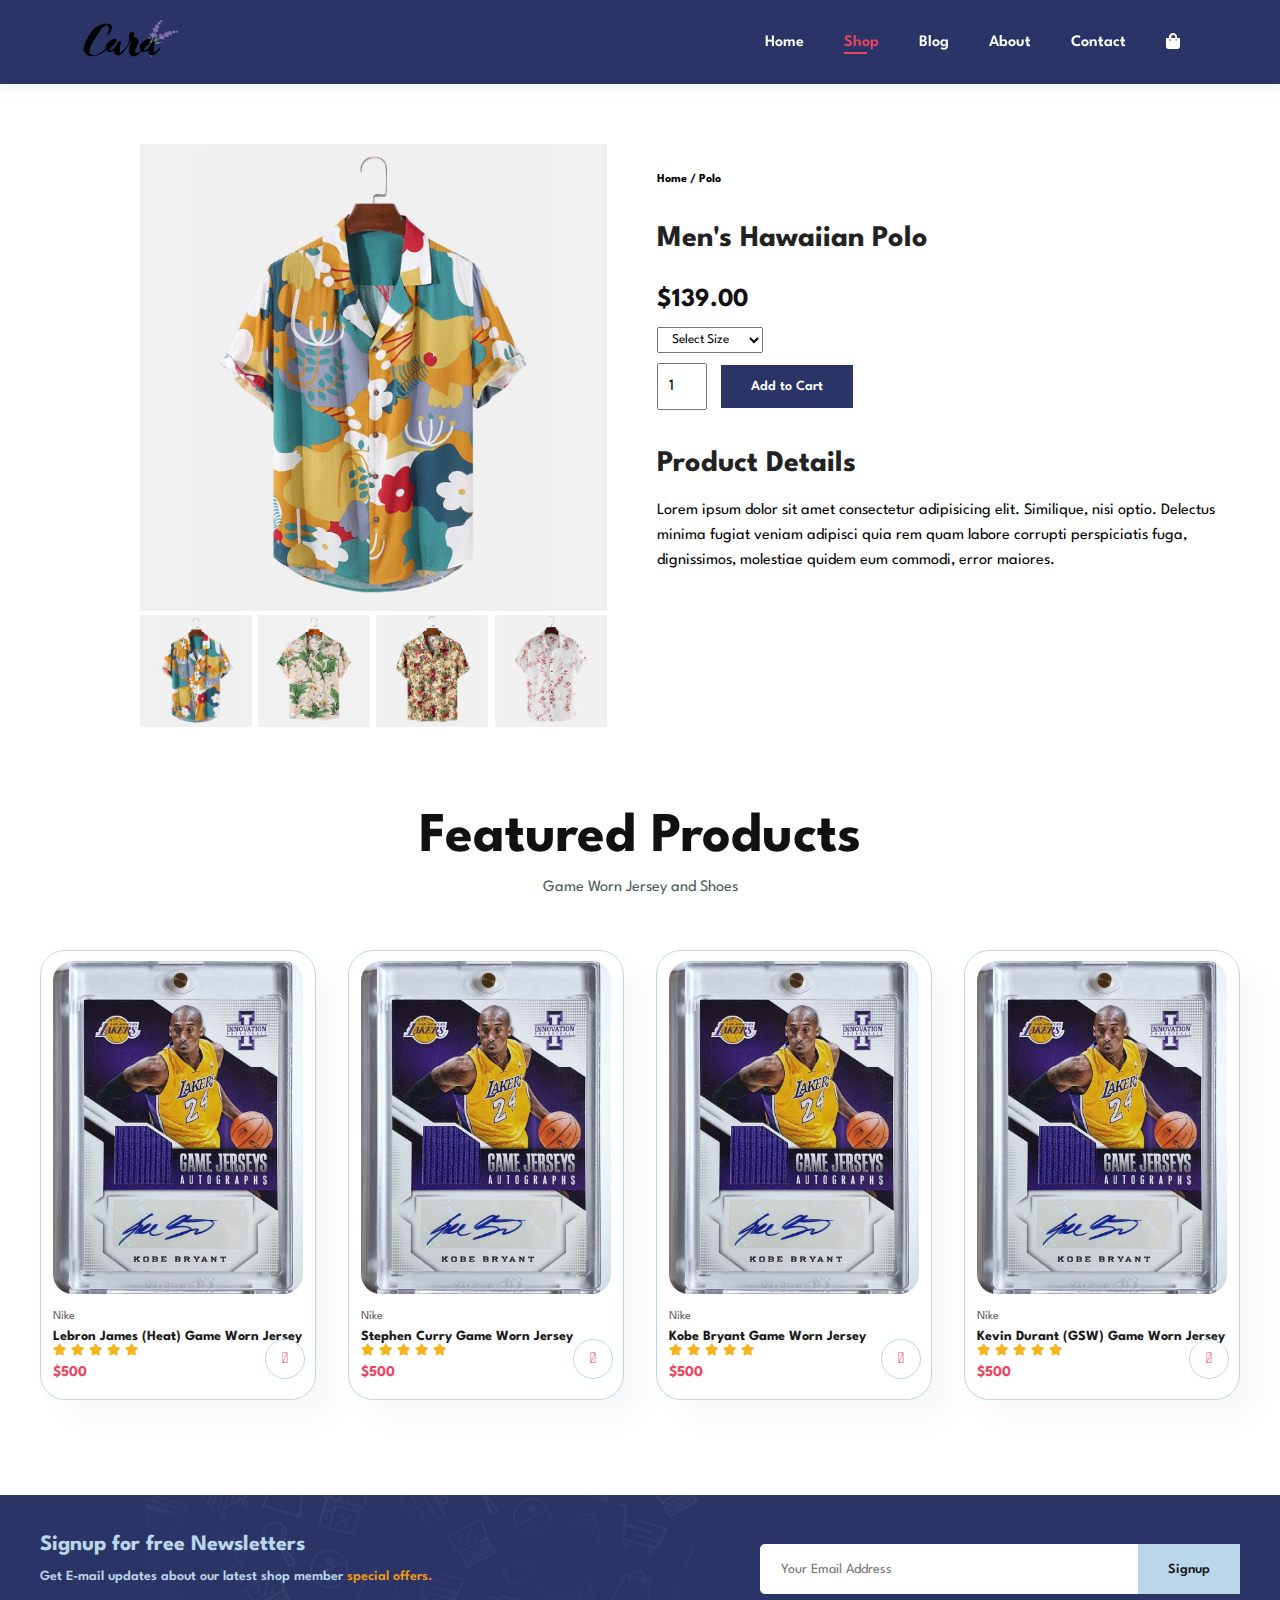
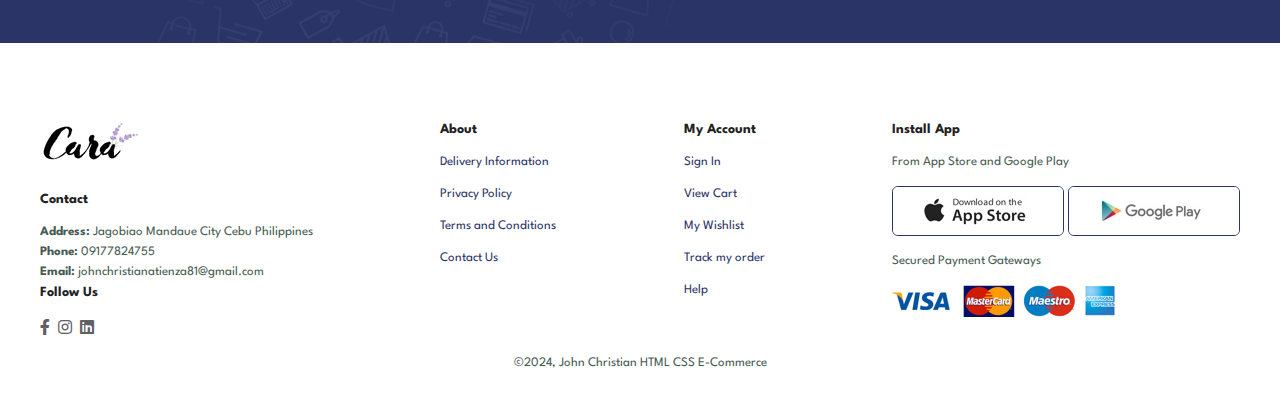
<file: viewproduct.html>
<!DOCTYPE html>
<html lang="en">
<head>
  <meta charset="UTF-8">
  <meta name="viewport" content="width=device-width, initial-scale=1.0">
  <link rel="stylesheet" href="styles.css">
  <link rel="stylesheet" href="https://cdnjs.cloudflare.com/ajax/libs/font-awesome/6.7.1/css/all.min.css">
  <link rel="stylesheet" href="https://pro.fontawesome.com/releases/v5.10.0/css/all.css" />
  <title>Shop</title>
</head>
<body>

  <section id="header">
    <a href="#"><img src="images/logo.png" class="logo" alt=""></a>
    <div>
      <ul id="navbar">
        <li><a href="index.html">Home</a></li>
        <li><a class="active" href="shop.html">Shop</a></li>
        <li><a href="blog.html">Blog</a></li>
        <li><a href="about.html">About</a></li>
        <li><a href="contact.html">Contact</a></li>
        <li id="lg-bag"><a href="cart.html"><i class="fa fa-shopping-bag" aria-hidden="true"></i></a></li>
        <a href="#" id="close"><i class="far fa-times"></i></a>
      </ul>
    </div>
      <div id="mobile">
        <a href="cart.html"><i class="fa fa-shopping-bag" aria-hidden="true"></i></a>
        <!-- <i id="bar" class="fa fas-outdent"></i> -->
        <i id="bar" class="fa fa-outdent"></i>
      </div>

  </section>

  <section id="product-details" class="section-p1">
      <div class="single-view-product">
        <img src="images/products/f1.jpg" width="100%" id="MainImg" alt="">

            <div class="small-product-group">
              <div class="small-img-col">
                <img src="images/products/f1.jpg" width="100%" class="small-img" alt="">
              </div>
              <div class="small-img-col">
                <img src="images/products/f2.jpg" width="100%" class="small-img" alt="">
              </div>
              <div class="small-img-col">
                <img src="images/products/f3.jpg" width="100%" class="small-img" alt="">
              </div>
              <div class="small-img-col">
                <img src="images/products/f4.jpg" width="100%" class="small-img" alt="">
              </div>
          </div>
      </div>

      <div class="single-product-dets">
        <h6>Home / Polo</h6>
        <h4>Men's Hawaiian Polo</h4>
        <h2>$139.00</h2>
        <select name="" id="">
          <option value="">Select Size</option>
          <option value="">Small</option>
          <option value="">Medium</option>
          <option value="">Large</option>
          <option value="">Extra Large</option>
        </select>
        <input type="number" value="1">
        <button class="normal-btn">Add to Cart</button>
        <h4>Product Details</h4>
        <span>Lorem ipsum dolor sit amet consectetur adipisicing elit. Similique, 
          nisi optio. Delectus minima fugiat veniam adipisci quia rem quam labore 
          corrupti perspiciatis fuga, dignissimos, molestiae quidem eum commodi, 
          error maiores.</span>
      </div>
  </section>

  <section id="product1" class="section-p1">
    <h2>Featured Products</h2>
    <p>Game Worn Jersey and Shoes</p>
    <div class="pro-container">
      <div class="pro">
          <img src="images/jersey/kobe-patch.webp" alt="">
          <div class="product-description">
           <span>Nike</span>
           <h5>Lebron James (Heat) Game Worn Jersey</h5> 
           <div class="star">
            <i class="fas fa-star"></i>
            <i class="fas fa-star"></i>
            <i class="fas fa-star"></i>
            <i class="fas fa-star"></i>
            <i class="fas fa-star"></i>
           </div>
           <h4>$500</h4>
          </div>
          <a href="#"><i class="fal fa-shopping-cart cart" aria-hidden="true"></i></a>
      </div>
      <div class="pro">
        <img src="images/jersey/kobe-patch.webp" alt="">
        <div class="product-description">
         <span>Nike</span>
         <h5>Stephen Curry Game Worn Jersey</h5> 
         <div class="star">
          <i class="fas fa-star"></i>
          <i class="fas fa-star"></i>
          <i class="fas fa-star"></i>
          <i class="fas fa-star"></i>
          <i class="fas fa-star"></i>
         </div>
         <h4>$500</h4>
        </div>
        <a href="#"><i class="fal fa-shopping-cart cart" aria-hidden="true"></i></a>
     </div>
        <div class="pro">
          <img src="images/jersey/kobe-patch.webp" alt="">
          <div class="product-description">
          <span>Nike</span>
          <h5>Kobe Bryant Game Worn Jersey</h5> 
          <div class="star">
            <i class="fas fa-star"></i>
            <i class="fas fa-star"></i>
            <i class="fas fa-star"></i>
            <i class="fas fa-star"></i>
            <i class="fas fa-star"></i>
          </div>
          <h4>$500</h4>
          </div>
          <a href="#"><i class="fal fa-shopping-cart cart" aria-hidden="true"></i></a>
      </div>
        <div class="pro">
              <img src="images/jersey/kobe-patch.webp" alt="">
              <div class="product-description">
              <span>Nike</span>
              <h5>Kevin Durant (GSW) Game Worn Jersey</h5> 
              <div class="star">
                <i class="fas fa-star"></i>
                <i class="fas fa-star"></i>
                <i class="fas fa-star"></i>
                <i class="fas fa-star"></i>
                <i class="fas fa-star"></i>
              </div>
              <h4>$500</h4>
              </div>
              <a href="#"><i class="fal fa-shopping-cart cart" aria-hidden="true"></i></a>
          </div>
        
    </div>

  </section>

  <section id="newsletter" class="section-p1 section-m1">
    <div class="newstext">
      <h4>Signup for free Newsletters</h4>
      <p>Get E-mail updates about our latest shop member <span>special offers.</span></p>
    </div>
    <div class="form">
      <input type="text" placeholder="Your Email Address" class="input">
      <button class="normal-btn">Signup</button>
    </div>

  </section>

  
  
  <footer class="section-p1">
    <div class="col">
      <img class="logo" src="images/logo.png" alt="">
      <h4>Contact</h4>
      <p><strong>Address: </strong>Jagobiao Mandaue City Cebu Philippines</p>
      <p><strong>Phone: </strong>09177824755</p>
      <p><strong>Email: </strong>johnchristianatienza81@gmail.com</p>
      <div class="follow">
        <h4>Follow Us</h4>
        <div class="icon">
          <i class="fab fa-facebook-f"></i>
          <i class="fab fa-instagram"></i>
          <i class="fab fa-linkedin"></i>
        </div>
      </div>
    </div>
    <div class="col">
      <h4>About</h4>
      <a href="#">Delivery Information</a>
      <a href="#">Privacy Policy</a>
      <a href="#">Terms and Conditions</a>
      <a href="#">Contact Us</a>
    </div>

    <div class="col">
      <h4>My Account</h4>
      <a href="#">Sign In</a>
      <a href="#">View Cart</a>
      <a href="#">My Wishlist</a>
      <a href="#">Track my order</a>
      <a href="#">Help</a>
    </div>
    <div class="col install">
        <h4>Install App</h4>
        <p>From App Store and Google Play</p>
        <div class="row">
          <img src="images/pay/app.jpg" alt="">
          <img src="images/pay/play.jpg" alt="">
        </div>
        <p>Secured Payment Gateways</p>
        <img src="images/pay/pay.png" alt="">
    </div>

    <div class="copyright">
      <p>©2024, John Christian HTML CSS E-Commerce</p>
    </div>
  </footer>

  <script src="script.js"></script>
</body>
</html>
</file>
<file: styles.css>
@import url("https://fonts.googleapis.com/css2?family=Spartan:wght@100;200;300;400;500;600;700;800;900&display=swap");
* {
  margin: 0;
  padding: 0;
  box-sizing: border-box;
  font-family: "Spartan", sans-serif;
}

html {
  scroll-behavior: smooth;
}

/* Global Styles */

h1 {
  font-size: 70px;
  line-height: 64px;
  color: #222;
  margin-top: 15px;
}

h2 {
  font-size: 56px;
  line-height: 54px;
  color: #111111;
}

h4 {
  font-size: 30px;
  color: #222;
}

h6 {
  font-weight: 700;
  font-size: 12px;
}

p {
  font-size: 16px;
  color: #465b52;
  margin: 15px 0 20px 0;
}

.section-p1 {
  padding: 40px 40px;
  /* margin: 30px; */
}

.section-m1 {
  margin: 40px 0;
}

button.normal{
  font-size: 14px;
  font-weight: 600;
  padding: 15px 30px;
  color: #1a1a1a;
  background-color: #BAD7E9;
  border-radius: 4px;
  cursor: pointer;
  border: none;
  outline: none;
  transition: 0.2s;
}
button.normal-btn{
  font-size: 14px;
  font-weight: 600;
  padding: 15px 30px;
  color: #1a1a1a;
  background-color: #BAD7E9;
  cursor: pointer;
  border: none;
  outline: none;
  transition: 0.2s;
}
button.btn-white{
  font-size: 14px;
  font-weight: 600;
  padding: 11px 18px;
  color: #2B3467;
  background-color: transparent;
  cursor: pointer;
  border: 1px solid #2B3467;
  outline: none;
  transition: 0.2s;
}

body {
  width: 100%;
}

/*Header starts here*/
#header {
  display: flex;
  align-items: center;
  justify-content: space-between;
  padding: 20px 80px;
  background: #2B3467;
  box-shadow: 0 5px 15px rgba(0, 0, 0, 0.06);
  z-index: 999;
  position: sticky;
  top: 0;
  left: 0;
}
/*Navbar here*/
#navbar{
  display: flex;
  align-items: center;
  justify-content: center;
}

#navbar li {
  list-style: none;
  padding: 0  20px;
  position: relative;
}

#navbar li a{
  text-decoration: none;
  font-size: 16px;  
  font-weight: 600;
  color: #ffffff;
  transition: 0.3s ease;
}
#navbar li a:hover,
#navbar li a.active{
  color: #EB455F;
}

#navbar li a.active::after,
#navbar li a:hover::after{
  content: "";
  width: 30%;
  height: 2px;
  background: #EB455F;
  position: absolute;
  bottom: -4px;
  left: 20px;
}
#close{
  display: none;
}

/* MOBILE */

#mobile{
  display: none;
  align-items: center;
}

/*Home Page Designs*/
#hero{
  background-image: url(images/hero4.png);
  height: 90vh;
  width: 100%;
  background-size: cover;
  background-position: top 25% right 0;
  padding: 0 80px;
  display: flex;
  flex-direction: column;
  align-items: flex-start;
  justify-content: center;
  
}
#hero h4 {
  padding-bottom: 15px;
}
#hero h1{
  color:#EB455F;
}
#hero button{
  background-image: url(images/button.png);
  background-color: transparent;
  color: #EB455F;
  border: none;
  padding: 14px 80px 14px 65px;
  background-repeat: no-repeat;
  cursor: pointer;
  font-weight: 700;
  font-size: 15px;
}
/* Feature Div */
#feature{
  display: flex;
  align-items: center;
  justify-content: space-between;
  flex-wrap: wrap;
}
#feature .fe-box{
  width: 180px;
  text-align: center;
  padding: 25px 15px;
  box-shadow: 20px 20px 34px  rgba(0, 0, 0, 0.03);
  border: 1px solid #BAD7E9;
  border-radius: 4px;
  margin: 15px 50px;
}

#feature .fe-box:hover{
  box-shadow: 10px 10px 54px rgba(70, 62, 221, 0.01);
}
#feature .fe-box img {
  width: 100%;
  margin-bottom: 10px;
}
#feature .fe-box h6{
  display: inline-block;
  padding: 9px 8px 6px 8px;
  line-height: 1;
  border-radius: 4px;
  color: #2B3467;
  background-color: #BAD7E9;
}

#feature .fe-box:nth-child(2) h6{
  background-color: #FFD3B0;
}
#feature .fe-box:nth-child(3) h6{
  background-color: #f0b6bf;
}
#feature .fe-box:nth-child(4) h6{
  background-color: #FFD3B0;
}
#feature .fe-box:nth-child(5) h6{
  background-color: #f0b6bf;
}
#feature .fe-box:nth-child(6) h6{
  background-color: #BAD7E9;
}

#product1{
  text-align: center;
}

#product1 .pro{
  width: 23%;
  min-width: 250px;
  padding: 10px 12px;
  border: 1px solid #BAD7E9;
  border-radius: 25px;
  cursor: pointer;
  box-shadow: 20px 20px 30px rgba(0, 0, 0, 0.03);
  margin: 15px 0;
  transition: 0.2s ease;
  position: relative;
}
#product1 .pro:hover{
  box-shadow: 20px 20px 30px rgba(0, 0, 0, 0.06);
}

#product1 .pro img{
  width: 100%;
  /* To fix the image height: 350px;  */
  border-radius: 20px;
  object-fit: contain;
}
#product1 .pro .product-description{
  text-align: start;
  padding: 10px 0;
}
#product1 .pro .product-description span{
  color: #606063;
  font-size: 12px;

}
#product1 .pro .product-description h5{
  padding-top: 7px;
  color: #1a1a1a;
  font-size: 14px;
}

#product1 .pro .product-description i{
  font-size: 12px;
  color: rgb(243, 181, 25);
}
#product1 .pro .product-description h4{
  padding-top: 7px;
  font-size: 15px;
  font-weight: 700;
  color: #EB455F;
}
#product1 .pro .cart{
  width: 40px;
  height: 40px;
  line-height: 40px;
  border-radius: 50px;
  border-color: #FFD3B0;
  font-weight: 500;
  color: #EB455F;
  border: 1px solid #BAD7E9;
  position: absolute;
  bottom: 20px;
  right: 10px;
}
#product1 .pro-container{
  display: flex;
  justify-content: space-between;
  padding-top: 20px;
  flex-wrap: wrap;
}
/* BANNER PAGE HERE */

#banner{
  display: flex;
  flex-direction: column;
  justify-content: center;
  align-items: center;
  text-align: center;
  background-image: url(images/banner/b2.jpg);
  width: 100%;
  height: 40vh;
  background-size: cover;
  background-position: center;
}
#banner h4{
  color: #BAD7E9;
  font-size: 16px;
}
#banner h2{
  color: white;
  font-size: 50px;
  padding: 10px 0;
}
#banner h2 span{
  color: #EB455F;
}
#banner button:hover{
  background: #EB455F;
  color: #BAD7E9;
}

/* BANNER below new arrivals */

#sm-banner {
  display: flex;
  justify-content: space-between;
  flex-wrap: wrap;
  gap: 20px; /* Adds consistent spacing between banners */
}

#sm-banner .banner-box {
  display: flex;
  flex-direction: column;
  justify-content: center;
  align-items: flex-start;
  background-image: url(images/banner/b17.jpg);
  width: calc(50% - 10px); /* Ensures two banners fit in one row with gap */
  height: 50vh;
  background-size: cover;
  background-position: center;
  /* border-radius: 10px; Adds smooth corners */
  overflow: hidden; /* Ensures no content overflows */
  position: relative;
  padding: 50px;
  color: #fff; /* For text visibility */
  /* text-shadow: 0 2px 5px rgba(0, 0, 0, 0.5); Improves text readability */
}

#sm-banner .banner-item-2{
  background-image: url(images/banner/b16.jpg);
}

#sm-banner .banner-box a {
  margin-top: 10px;
  padding: 8px 12px;
  background-color: rgba(0, 0, 0, 0.5); /* Semi-transparent button background */
  color: #fff;
  border-radius: 5px;
  text-decoration: none;
  transition: background 0.3s ease;
}

#sm-banner .banner-box a:hover {
  background-color: #f39c12; /* Highlight color on hover */
}
#sm-banner h4{
  color: #2B3467;
  font-size: 20px;
  font-weight: 300;
  margin-bottom: 10px;
}
#sm-banner h2{
  color: #2B3467;
  font-size: 50px;
  font-weight: 800;
}

#sm-banner span{ 
  color: #606063;
  font-weight: 500;
  font-size: 14px;
  padding-bottom: 15px;
}

#sm-banner .banner-box:hover button{
  background: #EB455F;
  border: 1px solid #EB455F;
  color: #BAD7E9;
  cursor: pointer;
}

#sm-banner-3{
  display: flex;
  justify-content: space-between;
  flex-wrap: wrap;
  padding: 0 80px;
}
#sm-banner-3 .banner-box {
  display: flex;
  flex-direction: column;
  justify-content: center;
  align-items: flex-start;
  background-image: url(images/banner/b7.jpg);
  min-width: 30%;
  height: 30vh;
  background-size: cover;
  background-position: center;
  padding: 20px;
  margin-bottom: 20px;
}

#sm-banner-3 .banner-item-3{
  background-image: url(images/banner/b4.jpg);
}

#sm-banner-3 .banner-item-5{
  background-image: url(images/banner/b10.jpg);
}

#sm-banner-3 h2{
  color: white;
  font-weight: 900;
  font-size: 30px;
}

#sm-banner-3 h3{
  color: white;
  font-weight: 800;
  font-size: 25px;
}

#newsletter{
  display: flex;
  justify-content: space-between;
  flex-wrap: wrap;
  align-items: center;
  background-image: url(images/banner/b14.png);
  background-repeat: no-repeat;
  background-position: 20% 30%;
  background-color: #2B3467;
}
#newsletter h4{
  font-size: 22px;
  font-weight: 700;
  color: #BAD7E9;

}
#newsletter p{
  font-size: 14px;
  font-weight: 600;
  color: #BAD7E9;
}
#newsletter p span{
  font-size: 14px;
  font-weight: 600;
  color: #f39c12;
}
#newsletter .form{
  display: flex;
  width: 40%;
}
#newsletter .input{
  height: 3.124rem;
  padding: 0 1.25rem;
  font-size: 14px;
  width: 100%;
  border: 1px solid transparent;
  border-radius: 5px;
  outline: none;
  border-top-right-radius: 0;
  border-bottom-right-radius: 0;
}
#newsletter .button{
  background-color: #2B3467;
  color: #BAD7E9;
  white-space: nowrap;
  border-top-left-radius: 0;
  border-bottom-left-radius: 0;
}
footer{
  display: flex;
  flex-wrap: wrap;
  justify-content: space-between;

}
footer .col{
  display: flex;
  flex-direction: column;
  align-items: flex-start;
  margin-bottom: 20px;
}

footer .logo{
  margin-bottom: 30px;
}
footer h4{
  font-size: 14px;
  padding-bottom: 20px;
}
footer p{
  font-size: 13px;
  margin: 0 0 8px 0;
}
footer a{
  font-size: 13px;
  text-decoration: none;
  color: #2B3467;
  margin-bottom: 20px;
}
footer .follow i {
  color: #606063;
  padding-right: 4px;
  cursor: pointer;
}
footer .install .row img {
  border:  1px solid #2B3467;
  border-radius: 6px;
}
footer .install img{
  margin: 10px 0 15px 0;
}
footer .follow i:hover,
footer a:hover{
  color: #2B3467;
}
footer .copyright{
  width: 100%;
  text-align: center;
}
/* SHOP PAGE HERE!!!!!!!!!!!!!!!!!!!!!//////////////////////////////// */

#page-header{
  background-image: url(images/banner/b1.jpg);
  width: 100%;
  height: 40vh;
  background-size: cover;
  display: flex;
  justify-content: center;
  text-align: center;
  flex-direction: column;
  padding: 14px;
}
#page-header p{
  color: #BAD7E9;
}
#page-header h2{
  color: #BAD7E9;
}

#pagination{
  text-align: center;
}
#pagination a{
  text-decoration: none;
  background-color: #2B3467;
  padding: 15px 20px;
  border-radius: 4px;
  color: #ffffff;
  font-weight: 600;
}
#pagination a i{
  font-size: 16px;
  font-weight: 600;
}
#product-details .single-view-product{
  width: 40%;
  margin-right: 50px;
  margin-left: 100px;
}
.small-product-group {
  display: flex;
  justify-content: space-between;
}
.small-img-col{
  flex-basis: 24%;
  cursor: pointer;
}
#product-details{
  display: flex;
  margin-top: 20px;
}

#product-details .single-product-dets{
  width: 50%;
  padding-top: 30px;
}
#product-details .single-product-dets h4{
  padding: 40px 0 20px 0;
}
#product-details .single-product-dets h2{
  font-size: 26px;
}
#product-details .single-product-dets select{
  display: block;
  padding: 5px 10px;
  margin-bottom: 10px;
}
#product-details .single-product-dets input{
  width: 50px;
  height: 47px;
  padding-left: 10px;
  font-size: 16px;
  margin-right: 10px;
}
#product-details .single-product-dets input:focus{
  outline: none;
}
#product-details .single-product-dets button{
  background: #2B3467;
  color: #fff;
}
#product-details .single-product-dets span{
  line-height: 25px;
}



/* BLOG PAGE HERE!!!!!!!!!!////////////////////////////////////////////// */
#page-header.blog-header{
  background-image: url(images/banner/b19.jpg);
}
#blog-section{
  padding: 150px 150px 0 150px;
}
#blog-section .blog-box{
  display: flex;
  align-items: center;
  width: 100%;
  position: relative;
  padding-bottom: 90px;
  margin-left: 150px;
}
#blog-section .blog-img{
  width: 30%;
  margin-right: 50px;
}
#blog-section img{
  width: 100%;
  height: 300px;
  object-fit: cover;
}
#blog-section .blog-details{
  width: 50%;
}
#blog-section .blog-details a {
  text-decoration: none;
  font-size: 11px;
  color: #111111;
  font-weight: 700;
  position: relative;
  transition: 0.3s;
}
#blog-section .blog-details a::after{
  content: "";
  width: 50px;
  height: 1px;
  background-color: #111111;
  position: absolute;
  top: 4px;
  right: -60px;
}
#blog-section .blog-details a:hover{
  color: #2B3467;
}
#blog-section .blog-details a:hover::after{
  color: #2B3467;
}
#blog-section .blog-box h1{
  position: absolute;
  top: -55px;
  left: 0;
  font-size: 70px;
  font-weight: 700;
  color: #BAD7E9;
  z-index: -9;
}
/* ABOUT US PAGE/////////////////////// */

#page-header.about-header{
  background-image: url(images/about/banner.png);
}
#about-head {
  display: flex;
  align-items: center;
}

#about-head img{
  width: 50%;
  height: auto;
}
#about-head div{
  padding-left: 40px;
}

#about-app{
  text-align: center;
}
#about-app .video{
  width: 70%;
  height: 100%;
  margin: 30px auto 0 auto;
}

#about-app .video video {
  width: 100%;
  height: 100%;
  border-radius: 20px;
}

/* Contact us PAGE!!!!!!!!!!!!!!//////////////////////// */

#contact-details{
  display: flex;
  align-items: center;
  /* justify-content: space-between; */
}
#contact-details .details {
  width: 40%;
}

#contact-details .details span,
#form-details form span{
  font-size: 12px;
}

#contact-details .details h2,
#form-details form h2{
  font-size: 26px;
  line-height: 35px;
  padding: 20px 0;
}

#contact-details .details h3{
  font-size: 16px;
  line-height: 15px;
}
#contact-details .details li{
  list-style: none;
  display: flex;
  padding: 10px 0;
}
#contact-details .details li i{
  font-size: 14px;
  padding-right: 22px;
}
#contact-details .details li p{
  font-size: 14px;
  margin: 0;
}
#contact-details .map{
  width: 50%;
  height: 400px;
}
#contact-details .map iframe{
  width: 100%;
  height: 100%;
}

#form-details{
  display: flex;
  justify-content: space-between;
  margin: 30px;
  padding: 80px;
  border: 1px solid #e1e1e1;
  gap: -10px;
}
#form-details form{
  width: 65%;
  display: flex;
  flex-direction: column;
  align-items: flex-start;
}
#form-details form input{
  width: 100%;
  padding: 12px 15px;
  outline: none;
  margin-bottom: 20px;
  border: 1px solid #e1e1e1;
}
#form-details form textarea{
  width: 100%;
  padding: 12px 15px;
  outline: none;
  margin-bottom: 20px;
  border: 1px solid #e1e1e1;
}

#form-details form button{
  background-color: #2B3467;
  color: white;
}
#form-details .people div{
  padding-bottom: 25px;
  display: flex;
  align-items: flex-start;
}
#form-details .people div img{
  width: 65px;
  height: 65px;
  object-fit: cover;
  margin-right: 15px;
}
#form-details .people div p{
  margin: 0;
  font-size: 13px;
  line-height: 25px;
}
#form-details .people div p span{
  display: block;
  font-size: 16px;
  font-weight: 600;
  color: #111111;
}
/* ADDUDDUUUU CART HEREEEEEEEEEEEEEEEEEEE */

#cart{
  overflow-x: auto;
}

#cart table{
  width: 100%;
  border-collapse: collapse;
  table-layout: fixed;
  white-space: nowrap;
}
#cart table img{
  width: 70px;
}
#cart table td:nth-child(1){
  width: 100px;
  text-align: center;
}
#cart table td:nth-child(2){
  width: 150px;
  text-align: center;
}
#cart table td:nth-child(3){
  width: 250px;
  text-align: center;
}

#cart table td:nth-child(4),
#cart table td:nth-child(5),
#cart table td:nth-child(6){
  width: 150px;
  text-align: center;
}
#cart table td:nth-child(5) input{
  width: 70px;
  padding: 10px 5px 10px 5px;
}

#cart table thead{
  border: 1px solid #e1e1e1;
  border-left: none;
  border-right: none;
}
#cart table thead td{
  font-weight: 700;
  text-transform: uppercase;
  font-size: 13px;
  padding: 18px 0;
}
#cart table tbody tr td{
  padding-top: 15px;
}

#cart table tbody td{
  font-size: 13px;
}

#cart-add {
  display: flex;
  flex-wrap: wrap;justify-content: space-between;
}
#coupon{
  width: 50%;
  margin-bottom: 30px;
}
#coupon h3,
#subtotal h3{
  padding-bottom: 15px;
}
#coupon input{
  padding: 10px 20px;
  outline: none;
  width: 60%;
  margin-right: 10px;
  border: 1px solid #e1e1e1;
}
#coupon button,
#subtotal button{
  background-color: #2B3467;
  color: white;
  padding: 12px 20px;
}
#subtotal {
  width: 50%;
  margin-bottom: 30px;
  border: 1px solid #e1e1e1;
  padding: 30px;
}
#subtotal table{
  border-collapse: collapse;
  width: 100%;
  margin-bottom: 20px;
}
#subtotal table td{
  width: 50px;
  border: 1px solid #e1e1e1;
  padding: 10px;
  font-size: 13px;
}



/* Media Query for Mobile responsive */

@media (max-width:799px) {

  .section-p1{
    padding: 40px 40px;
  }
  #navbar {
    display: flex;
    flex-direction: column;
    align-items: flex-start;
    justify-content: flex-start;
    position: fixed;
    top: 0;
    right: -300px;
    height: 100vh;
    width: 300px;
    background-color: #BAD7E9;
    box-shadow: 0 40px 60px rgba(0, 0, 0, 0.01);
    padding: 80px 0 0 10px;
    transition: 0.3s;
    /* transform: translateX(100%); */
}
#navbar.active{
  right: 0px;
  /* transform: translateX(0); */
}
#navbar li {
  margin-bottom: 25px;
}

#mobile{
  display: flex;
  align-items: center;
  
}
#mobile i{
  color: #1a1a1a;
  font-size: 24px;
  padding-left: 20px;
}
#close{
  display: initial;
  position: absolute;
  top: 30px;
  left: 30px;
  color: #222;
  font-size: 24px;
}
#lg-bag{
  display: none;
}
/* HERO MOBILE SECTION */
#hero{
  height: 70vh;
  padding: 0 80px;
  background-position: top 30% right 30%;
}
#feature{
  justify-content: center;
}
#feature .fe-box{
  margin: 15px 15px;
}

#product1 .pro-container{
  justify-content: center;
}
#product1 .pro{
  margin: 15px;
}
#banner {
  height: 20vh;
  align-items: center;
}
#banner h2{
  font-size: 28px;
}

#sm-banner .banner-box{
  min-width: 100%;
  height: 30vh;
}
#sm-banner-3 .banner-box{
    padding: 0 20px;
}
#sm-banner-3 .banner-box{
    width: 28%;
}
#sm-banner-3 h3{
  font-size: 10px;
}

#sm-banner-3 h2{
  font-size: 25px;
}
#newsletter .form{
  width: 70%;
}

/* BLOG PAGE */
#blog-section .blog-box{
  display: flex;
  align-items: center;
  width: 100%;
  position: relative;
  padding-bottom: 90px;
  margin-left: 20px;
}
#blog-section .blog-box h1{
  position: absolute;
  top: -50px;
  left: 0;
  font-size: 40px;
  font-weight: 700;
  color: #BAD7E9;
  z-index: -9;
}

 #blog-section .blog-img{
  width: 50%;
  margin-right: 50px;
} 

/* CONTACT PAGE MOBILE////////////////////////////////////// */
#form-details{
  padding: 40px;
}
#form-details form{
  width: 50%;
}

}


@media (max-width: 477px){
  .section-p1{
    padding: 20px;
  }
  #header{
    padding: 10px 30px;
  }
  #hero{
    padding: 0 20px;
    background-position: 55%;
  }
  h1{
    font-size: 40px;
  }
  h2{
    font-size: 32px;
  }

  #feature{
    justify-content: space-between;
  }
  #feature .fe-box{
    width: 155px;
    margin: 0 0 15px 0;
  }
  #product1 .pro{
    width: 100%;
  }
  #banner {
    height: 40vh;
  }
  #sm-banner .banner-box{
    height: 40vh;
  }
  #sm-banner-3 .banner-box{
    width: 100%;
  }
  #newsletter {
    padding: 40px 20px;
  }
  #newsletter .form{
    width: 100%;
  }
  footer .copyright{
    text-align: start;
  }

  /* VIEW PRODUCT */
  #product-details {
    display: flex;
    flex-direction: column;
  }
  #product-details .single-view-product{
    width: 100%;
    margin-left: 2px;
  }
  #product-details .single-product-dets {
    width: 100%;
  }
/* BLOG PAGEEEEEE!!! */

  #blog-section{
    padding: 100px 20px 0 20px;
  }
  #blog-section .blog-box {
    display: flex;
    flex-direction: column;
    align-items: flex-start;
  }

  #blog-section .blog-img{
    width: 90%;
    margin-right: 0px;
    margin-bottom: 30px;
  } 
  
  #blog-section .blog-details{
    width: 100%;
  } 

  /* ABOUT PAGE MOBILE SMALL */

  #about-head{
    flex-direction: column;
  }
  #about-head img {
    width: 100%;
    margin-bottom: 20px;
  }
  #about-head div {
    padding-left: 0px;
  }
  #about-app .video{
    width: 100%;
  }

  /* CONTACT PAGE SMALLER MOBILE////////////////////// */

  #contact-details {
    flex-direction: column;
  }
  #contact-details .details{
    width: 100%;
    margin-bottom: 30px;
  }
  #contact-details .map{
    width: 100%;
  }
  #form-details {
    margin: 10px;
    padding: 30px 10px;
    flex-wrap: wrap;
  }

  #form-details form{

    width: 100%;
    margin-bottom: 30px;
  }

  /* ADD TO CART PAGE */
  #cart-add{
    flex-direction: column;
  }
  #coupon{
    width: 100%;
  }
  #subtotal{
    width: 100%;
    padding: 20px;
  }

}
</file>
